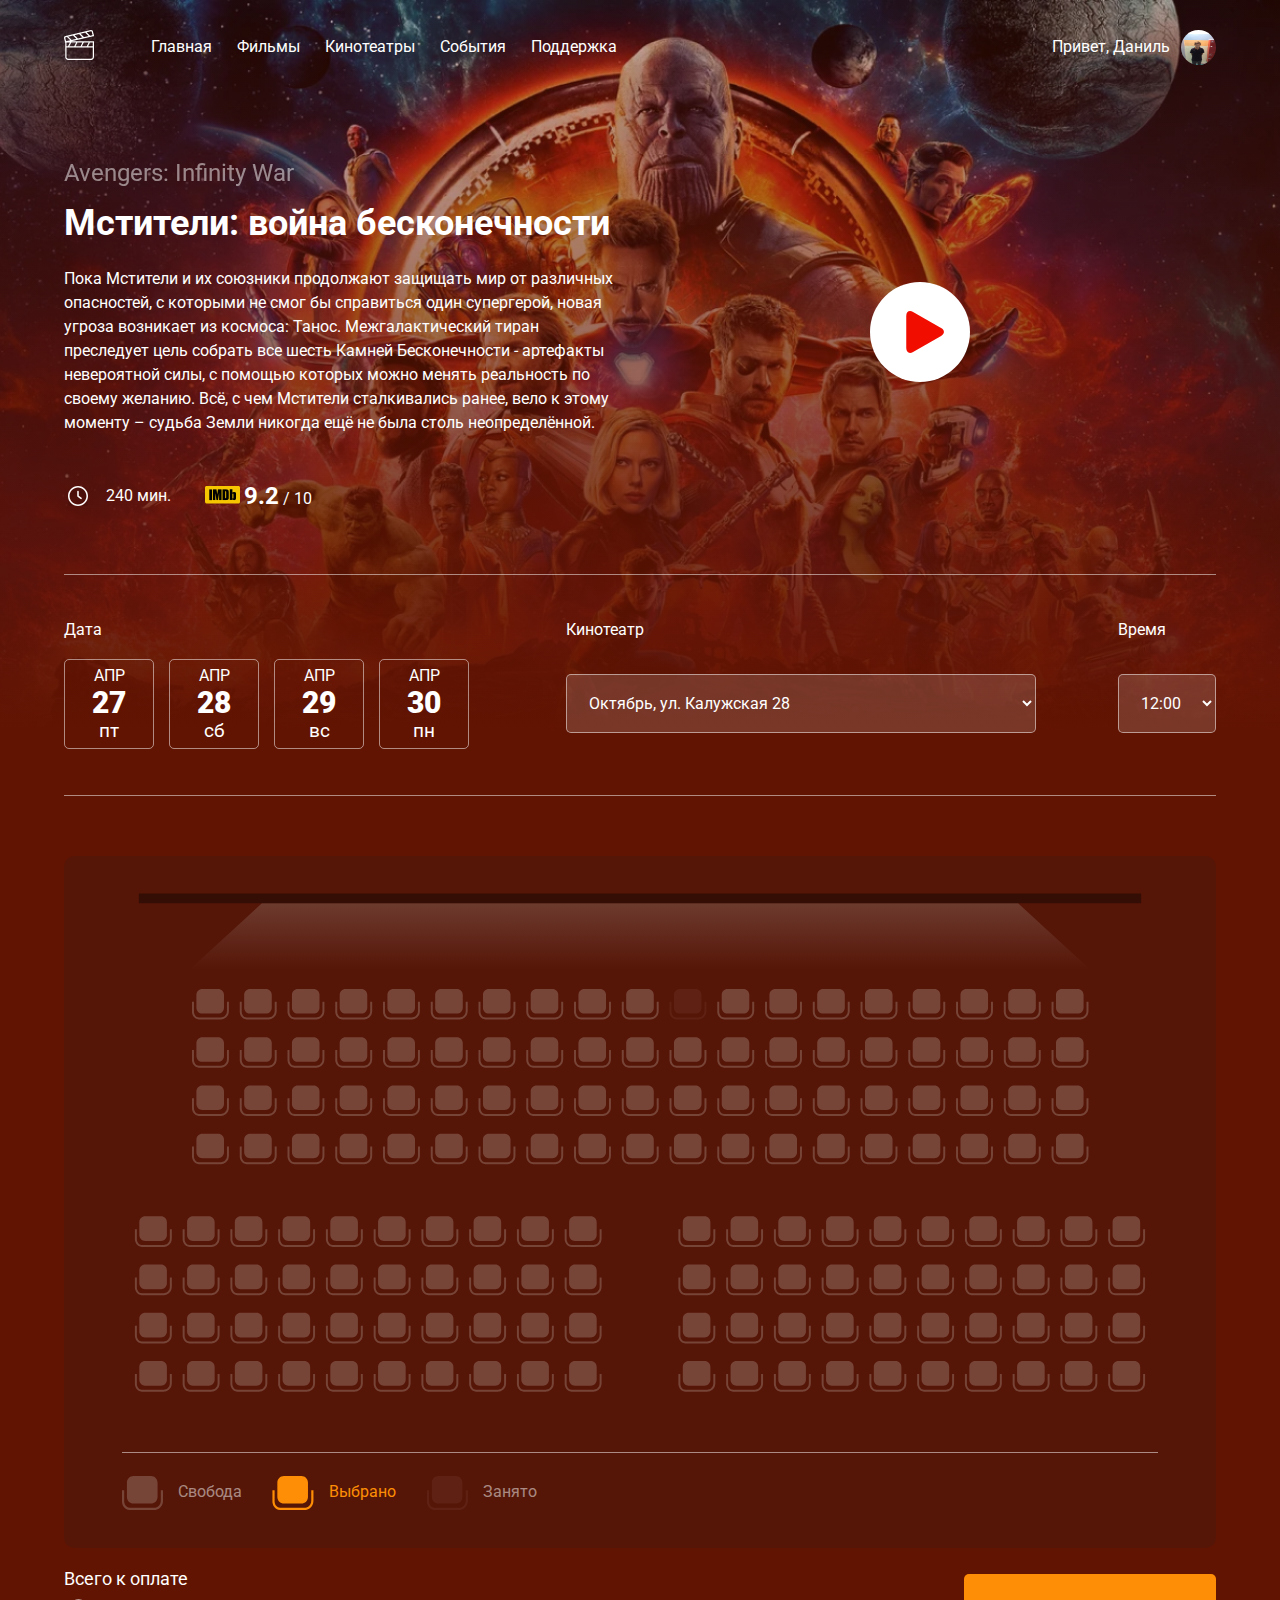
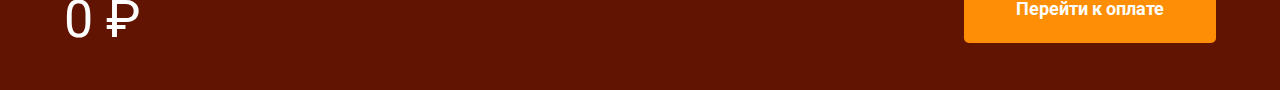
<file: index.html>
<!DOCTYPE html>
<html lang="ru">
    <head>
        <meta charset="UTF-8">
        <meta http-equiv="X-UA-Compatible" content="IE=edge">
        <meta name="viewport" content="width=device-width, initial-scale=1.0">
        <title>Кинотеатр</title>
        <link rel="preconnect" href="https://fonts.googleapis.com">
        <link rel="preconnect" href="https://fonts.gstatic.com" crossorigin>
        <link href="https://fonts.googleapis.com/css2?family=Roboto:wght@400;700&display=swap" rel="stylesheet">
        <link rel="stylesheet" href="css/normalize.css" type="text/css">
        <link rel="stylesheet" href="https://cdn.jsdelivr.net/npm/@fancyapps/ui@4.0/dist/fancybox.css" type="text/css">
        <link rel="stylesheet" href="css/css.css" type="text/css">
    </head>

    <body>
        <header class="header">
           <div class="navbar container">
                <a href="/">
                    <img src="img/logo.png" alt="logo">
                </a>
                <nav class="nav">
                    <button class="m-menu">
                        <svg width="23" height="15" viewBox="0 0 23 15" fill="none" xmlns="http://www.w3.org/2000/svg">
                        <g filter="url(#filter0_d_25_161)">
                        <line x1="4" y1="0.5" x2="19" y2="0.5" stroke="white"/>
                        <line x1="4" y1="3.5" x2="19" y2="3.5" stroke="white"/>
                        <line x1="4" y1="6.5" x2="19" y2="6.5" stroke="white"/>
                        </g>
                        <defs>
                        <filter id="filter0_d_25_161" x="0" y="0" width="23" height="15" filterUnits="userSpaceOnUse" color-interpolation-filters="sRGB">
                        <feFlood flood-opacity="0" result="BackgroundImageFix"/>
                        <feColorMatrix in="SourceAlpha" type="matrix" values="0 0 0 0 0 0 0 0 0 0 0 0 0 0 0 0 0 0 127 0" result="hardAlpha"/>
                        <feOffset dy="4"/>
                        <feGaussianBlur stdDeviation="2"/>
                        <feComposite in2="hardAlpha" operator="out"/>
                        <feColorMatrix type="matrix" values="0 0 0 0 0 0 0 0 0 0 0 0 0 0 0 0 0 0 0.25 0"/>
                        <feBlend mode="normal" in2="BackgroundImageFix" result="effect1_dropShadow_25_161"/>
                        <feBlend mode="normal" in="SourceGraphic" in2="effect1_dropShadow_25_161" result="shape"/>
                        </filter>
                        </defs>
                        </svg>                            
                    </button>
                    <ul class="menu">
                        <li class="menu-item">
                            <a href="#" class="menu-link">Главная</a>
                        </li>
                        <li class="menu-item">
                            <a href="#" class="menu-link">Фильмы</a>
                        </li>
                        <li class="menu-item">
                            <a href="#" class="menu-link">Кинотеатры</a>
                        </li>
                        <li class="menu-item">
                            <a href="#" class="menu-link">События</a>
                        </li>
                        <li class="menu-item">
                            <a href="#" class="menu-link">Поддержка</a>
                        </li>
                    </ul>
                </nav>
                <div class="user">
                    <span class="">Привет, Даниль</span>
                    <img class="avatar" src="img/avatar.jpg" alt="">
                </div>
           </div>
           <!-- /.navbar -->
           <div class="film container">
               <div class="film-info">
                   <small class="film-title-small">Avengers: Infinity War</small>
                   <h1 class="film-title">Мстители: война бесконечности</h1>
                   <p class="film-description">
                    Пока Мстители и их союзники продолжают защищать мир от различных опасностей, с которыми не смог бы справиться один супергерой, новая угроза возникает из космоса: Танос. Межгалактический тиран преследует цель собрать все шесть Камней Бесконечности - артефакты невероятной силы, с помощью которых можно менять реальность по своему желанию. Всё, с чем Мстители сталкивались ранее, вело к этому моменту – судьба Земли никогда ещё не была столь неопределённой.
                   </p>
                   <div class="film-details">
                       <div class="time">
                           <img src="img/clock 1.svg" alt="" class="time-icon">
                            <span class="time-counter">240 мин.</span>
                        </div>
                       <div class="rating">
                           <img src="img/imdb.png" alt="imdb-logo" class="rating-icon">
                            <span class="rating-counter">
                                <strong class="rating-strong">9.2</strong> / 10
                            </span>
                        </div>
                   </div>
                   <!-- /.film-details -->
                   <div class="film-trailer">
                </div>
            </div>
            <a data-fancybox="video-gallery" data-src="https://www.youtube.com/watch?v=UsnDPok1ZOU" href="#" class="film-trailer">
                <svg width="100" height="100" viewBox="0 0 100 100" fill="none" xmlns="http://www.w3.org/2000/svg">
                <circle cx="50" cy="50" r="50" fill="white"/>
                <g clip-path="url(#clip0_1_158)">
                <path d="M43.0758 30.0033C39.3071 27.8416 36.2518 29.6125 36.2518 33.9556V66.0059C36.2518 70.3533 39.3071 72.1219 43.0758 69.9623L71.0893 53.8967C74.8592 51.7342 74.8592 48.2306 71.0893 46.0686L43.0758 30.0033Z" fill="#F20D01"/>
                </g>
                <defs>
                <clipPath id="clip0_1_158">
                <rect width="41.8013" height="41.8013" fill="white" transform="translate(34.1837 29.0816)"/>
                </clipPath>
                </defs>
                </svg>
            </a>
           </div>
           <!-- /.film -->
           <div class="session container">
                <div class="session-date">
                    <span class="session-label">Дата</span>
                    <div class="session-date-block">
                        <div class="session-date-item">
                            <span class="session-month">АПР</span>
                            <span class="session-day">27</span>
                            <span class="session-week">пт</span>
                        </div>
                        <div class="session-date-item">
                            <span class="session-month">АПР</span>
                            <span class="session-day">28</span>
                            <span class="session-week">сб</span>
                        </div>
                        <div class="session-date-item">
                            <span class="session-month">АПР</span>
                            <span class="session-day">29</span>
                            <span class="session-week">вс</span>
                        </div>
                        <div class="session-date-item">
                            <span class="session-month">АПР</span>
                            <span class="session-day">30</span>
                            <span class="session-week">пн</span>
                        </div>
                    </div>
                </div>
                <div class="session-cinema">
                    <span class="session-label">Кинотеатр</span>
                    <select class="select select-cinema" name="cinema">
                        <option value="Октябрь, ул. Калужская 28">Октябрь, ул. Калужская 28</option>
                        <option value="IMAX, ул. Ленина 12">IMAX, ул. Ленина 12</option>
                        <option value="CINEMAMOOL, ул. Хороводная 5">CINEMAMOOL, ул. Хороводная 5</option>
                    </select>
                </div>
                <div class="session-time">
                    <span class="session-label">Время</span>
                    <select class="select" name="cinema">
                        <option value="12:00">12:00</option>
                        <option value="16:30">16:30</option>
                        <option value="17:25">17:25</option>
                    </select>
                </div>
           </div>
        </header>
        <div class="scheme container">
            <svg class="scheme-svg" viewBox="0 0 1170 600" fill="none" xmlns="http://www.w3.org/2000/svg">
                <path class="light" d="M128 115L201.04 48H968.96L1042 115H128Z" fill="url(#paint0_linear_13_374)"/>
                <line x1="76" y1="43" x2="1094" y2="43" stroke="black" stroke-opacity="0.39" stroke-width="10"/>
                <path d="M130 158.5C130 158.526 130.001 158.551 130.003 158.577C130.096 159.791 130.537 161.596 131.588 163.128C132.666 164.699 134.409 166 137 166H159.5C159.524 166 159.548 165.999 159.571 165.997C160.899 165.903 162.851 165.373 164.496 164.072C166.181 162.738 167.5 160.622 167.5 157.5V148H165.5V157.5C165.5 159.978 164.486 161.529 163.254 162.503C161.996 163.499 160.469 163.921 159.463 164H137C135.191 164 134.018 163.134 133.237 161.997C132.44 160.835 132.08 159.413 132 158.46V148H130V158.5ZM156.5 135H140.5C137.186 135 134.5 137.686 134.5 141V154C134.5 157.314 137.186 160 140.5 160H156.5C159.814 160 162.5 157.314 162.5 154V141C162.5 137.686 159.814 135 156.5 135Z" />
                <path d="M178.5 158.5C178.5 158.526 178.501 158.551 178.503 158.577C178.596 159.791 179.037 161.596 180.088 163.128C181.166 164.699 182.909 166 185.5 166H208C208.024 166 208.048 165.999 208.071 165.997C209.399 165.903 211.351 165.373 212.996 164.072C214.681 162.738 216 160.622 216 157.5V148H214V157.5C214 159.978 212.986 161.529 211.754 162.503C210.496 163.499 208.969 163.921 207.963 164H185.5C183.691 164 182.518 163.134 181.737 161.997C180.94 160.835 180.58 159.413 180.5 158.46V148H178.5V158.5ZM205 135H189C185.686 135 183 137.686 183 141V154C183 157.314 185.686 160 189 160H205C208.314 160 211 157.314 211 154V141C211 137.686 208.314 135 205 135Z" />
                <path d="M227 158.5C227 158.526 227.001 158.551 227.003 158.577C227.096 159.791 227.537 161.596 228.588 163.128C229.666 164.699 231.409 166 234 166H256.5C256.524 166 256.548 165.999 256.571 165.997C257.899 165.903 259.851 165.373 261.496 164.072C263.181 162.738 264.5 160.622 264.5 157.5V148H262.5V157.5C262.5 159.978 261.486 161.529 260.254 162.503C258.996 163.499 257.469 163.921 256.463 164H234C232.191 164 231.018 163.134 230.237 161.997C229.44 160.835 229.08 159.413 229 158.46V148H227V158.5ZM253.5 135H237.5C234.186 135 231.5 137.686 231.5 141V154C231.5 157.314 234.186 160 237.5 160H253.5C256.814 160 259.5 157.314 259.5 154V141C259.5 137.686 256.814 135 253.5 135Z" />
                <path d="M275.5 158.5C275.5 158.526 275.501 158.551 275.503 158.577C275.596 159.791 276.037 161.596 277.088 163.128C278.166 164.699 279.909 166 282.5 166H305C305.024 166 305.048 165.999 305.071 165.997C306.399 165.903 308.351 165.373 309.996 164.072C311.681 162.738 313 160.622 313 157.5V148H311V157.5C311 159.978 309.986 161.529 308.754 162.503C307.496 163.499 305.969 163.921 304.963 164H282.5C280.691 164 279.518 163.134 278.737 161.997C277.94 160.835 277.58 159.413 277.5 158.46V148H275.5V158.5ZM302 135H286C282.686 135 280 137.686 280 141V154C280 157.314 282.686 160 286 160H302C305.314 160 308 157.314 308 154V141C308 137.686 305.314 135 302 135Z" />
                <path d="M324 158.5C324 158.526 324.001 158.551 324.003 158.577C324.096 159.791 324.537 161.596 325.588 163.128C326.666 164.699 328.409 166 331 166H353.5C353.524 166 353.548 165.999 353.571 165.997C354.899 165.903 356.851 165.373 358.496 164.072C360.181 162.738 361.5 160.622 361.5 157.5V148H359.5V157.5C359.5 159.978 358.486 161.529 357.254 162.503C355.996 163.499 354.469 163.921 353.463 164H331C329.191 164 328.018 163.134 327.237 161.997C326.44 160.835 326.08 159.413 326 158.46V148H324V158.5ZM350.5 135H334.5C331.186 135 328.5 137.686 328.5 141V154C328.5 157.314 331.186 160 334.5 160H350.5C353.814 160 356.5 157.314 356.5 154V141C356.5 137.686 353.814 135 350.5 135Z" />
                <path d="M372.5 158.5C372.5 158.526 372.501 158.551 372.503 158.577C372.596 159.791 373.037 161.596 374.088 163.128C375.166 164.699 376.909 166 379.5 166H402C402.024 166 402.048 165.999 402.071 165.997C403.399 165.903 405.351 165.373 406.996 164.072C408.681 162.738 410 160.622 410 157.5V148H408V157.5C408 159.978 406.986 161.529 405.754 162.503C404.496 163.499 402.969 163.921 401.963 164H379.5C377.691 164 376.518 163.134 375.737 161.997C374.94 160.835 374.58 159.413 374.5 158.46V148H372.5V158.5ZM399 135H383C379.686 135 377 137.686 377 141V154C377 157.314 379.686 160 383 160H399C402.314 160 405 157.314 405 154V141C405 137.686 402.314 135 399 135Z" />
                <path d="M421 158.5C421 158.526 421.001 158.551 421.003 158.577C421.096 159.791 421.537 161.596 422.588 163.128C423.666 164.699 425.409 166 428 166H450.5C450.524 166 450.548 165.999 450.571 165.997C451.899 165.903 453.851 165.373 455.496 164.072C457.181 162.738 458.5 160.622 458.5 157.5V148H456.5V157.5C456.5 159.978 455.486 161.529 454.254 162.503C452.996 163.499 451.469 163.921 450.463 164H428C426.191 164 425.018 163.134 424.237 161.997C423.44 160.835 423.08 159.413 423 158.46V148H421V158.5ZM447.5 135H431.5C428.186 135 425.5 137.686 425.5 141V154C425.5 157.314 428.186 160 431.5 160H447.5C450.814 160 453.5 157.314 453.5 154V141C453.5 137.686 450.814 135 447.5 135Z" />
                <path d="M469.5 158.5C469.5 158.526 469.501 158.551 469.503 158.577C469.596 159.791 470.037 161.596 471.088 163.128C472.166 164.699 473.909 166 476.5 166H499C499.024 166 499.048 165.999 499.071 165.997C500.399 165.903 502.351 165.373 503.996 164.072C505.681 162.738 507 160.622 507 157.5V148H505V157.5C505 159.978 503.986 161.529 502.754 162.503C501.496 163.499 499.969 163.921 498.963 164H476.5C474.691 164 473.518 163.134 472.737 161.997C471.94 160.835 471.58 159.413 471.5 158.46V148H469.5V158.5ZM496 135H480C476.686 135 474 137.686 474 141V154C474 157.314 476.686 160 480 160H496C499.314 160 502 157.314 502 154V141C502 137.686 499.314 135 496 135Z" />
                <path d="M518 158.5C518 158.526 518.001 158.551 518.003 158.577C518.096 159.791 518.537 161.596 519.588 163.128C520.666 164.699 522.409 166 525 166H547.5C547.524 166 547.548 165.999 547.571 165.997C548.899 165.903 550.851 165.373 552.496 164.072C554.181 162.738 555.5 160.622 555.5 157.5V148H553.5V157.5C553.5 159.978 552.486 161.529 551.254 162.503C549.996 163.499 548.469 163.921 547.463 164H525C523.191 164 522.018 163.134 521.237 161.997C520.44 160.835 520.08 159.413 520 158.46V148H518V158.5ZM544.5 135H528.5C525.186 135 522.5 137.686 522.5 141V154C522.5 157.314 525.186 160 528.5 160H544.5C547.814 160 550.5 157.314 550.5 154V141C550.5 137.686 547.814 135 544.5 135Z" />
                <path d="M566.5 158.5C566.5 158.526 566.501 158.551 566.503 158.577C566.596 159.791 567.037 161.596 568.088 163.128C569.166 164.699 570.909 166 573.5 166H596C596.024 166 596.048 165.999 596.071 165.997C597.399 165.903 599.351 165.373 600.996 164.072C602.681 162.738 604 160.622 604 157.5V148H602V157.5C602 159.978 600.986 161.529 599.754 162.503C598.496 163.499 596.969 163.921 595.963 164H573.5C571.691 164 570.518 163.134 569.737 161.997C568.94 160.835 568.58 159.413 568.5 158.46V148H566.5V158.5ZM593 135H577C573.686 135 571 137.686 571 141V154C571 157.314 573.686 160 577 160H593C596.314 160 599 157.314 599 154V141C599 137.686 596.314 135 593 135Z" />
                <path class="booked" d="M615 158.5C615 158.526 615.001 158.551 615.003 158.577C615.096 159.791 615.537 161.596 616.588 163.128C617.666 164.699 619.409 166 622 166H644.5C644.524 166 644.548 165.999 644.571 165.997C645.899 165.903 647.851 165.373 649.496 164.072C651.181 162.738 652.5 160.622 652.5 157.5V148H650.5V157.5C650.5 159.978 649.486 161.529 648.254 162.503C646.996 163.499 645.469 163.921 644.463 164H622C620.191 164 619.018 163.134 618.237 161.997C617.44 160.835 617.08 159.413 617 158.46V148H615V158.5ZM641.5 135H625.5C622.186 135 619.5 137.686 619.5 141V154C619.5 157.314 622.186 160 625.5 160H641.5C644.814 160 647.5 157.314 647.5 154V141C647.5 137.686 644.814 135 641.5 135Z" />
                <path d="M663.5 158.5C663.5 158.526 663.501 158.551 663.503 158.577C663.596 159.791 664.037 161.596 665.088 163.128C666.166 164.699 667.909 166 670.5 166H693C693.024 166 693.048 165.999 693.071 165.997C694.399 165.903 696.351 165.373 697.996 164.072C699.681 162.738 701 160.622 701 157.5V148H699V157.5C699 159.978 697.986 161.529 696.754 162.503C695.496 163.499 693.969 163.921 692.963 164H670.5C668.691 164 667.518 163.134 666.737 161.997C665.94 160.835 665.58 159.413 665.5 158.46V148H663.5V158.5ZM690 135H674C670.686 135 668 137.686 668 141V154C668 157.314 670.686 160 674 160H690C693.314 160 696 157.314 696 154V141C696 137.686 693.314 135 690 135Z" />
                <path d="M712 158.5C712 158.526 712.001 158.551 712.003 158.577C712.096 159.791 712.537 161.596 713.588 163.128C714.666 164.699 716.409 166 719 166H741.5C741.524 166 741.548 165.999 741.571 165.997C742.899 165.903 744.851 165.373 746.496 164.072C748.181 162.738 749.5 160.622 749.5 157.5V148H747.5V157.5C747.5 159.978 746.486 161.529 745.254 162.503C743.996 163.499 742.469 163.921 741.463 164H719C717.191 164 716.018 163.134 715.237 161.997C714.44 160.835 714.08 159.413 714 158.46V148H712V158.5ZM738.5 135H722.5C719.186 135 716.5 137.686 716.5 141V154C716.5 157.314 719.186 160 722.5 160H738.5C741.814 160 744.5 157.314 744.5 154V141C744.5 137.686 741.814 135 738.5 135Z" />
                <path d="M760.5 158.5C760.5 158.526 760.501 158.551 760.503 158.577C760.596 159.791 761.037 161.596 762.088 163.128C763.166 164.699 764.909 166 767.5 166H790C790.024 166 790.048 165.999 790.071 165.997C791.399 165.903 793.351 165.373 794.996 164.072C796.681 162.738 798 160.622 798 157.5V148H796V157.5C796 159.978 794.986 161.529 793.754 162.503C792.496 163.499 790.969 163.921 789.963 164H767.5C765.691 164 764.518 163.134 763.737 161.997C762.94 160.835 762.58 159.413 762.5 158.46V148H760.5V158.5ZM787 135H771C767.686 135 765 137.686 765 141V154C765 157.314 767.686 160 771 160H787C790.314 160 793 157.314 793 154V141C793 137.686 790.314 135 787 135Z" />
                <path d="M809 158.5C809 158.526 809.001 158.551 809.003 158.577C809.096 159.791 809.537 161.596 810.588 163.128C811.666 164.699 813.409 166 816 166H838.5C838.524 166 838.548 165.999 838.571 165.997C839.899 165.903 841.851 165.373 843.496 164.072C845.181 162.738 846.5 160.622 846.5 157.5V148H844.5V157.5C844.5 159.978 843.486 161.529 842.254 162.503C840.996 163.499 839.469 163.921 838.463 164H816C814.191 164 813.018 163.134 812.237 161.997C811.44 160.835 811.08 159.413 811 158.46V148H809V158.5ZM835.5 135H819.5C816.186 135 813.5 137.686 813.5 141V154C813.5 157.314 816.186 160 819.5 160H835.5C838.814 160 841.5 157.314 841.5 154V141C841.5 137.686 838.814 135 835.5 135Z" />
                <path d="M857.5 158.5C857.5 158.526 857.501 158.551 857.503 158.577C857.596 159.791 858.037 161.596 859.088 163.128C860.166 164.699 861.909 166 864.5 166H887C887.024 166 887.048 165.999 887.071 165.997C888.399 165.903 890.351 165.373 891.996 164.072C893.681 162.738 895 160.622 895 157.5V148H893V157.5C893 159.978 891.986 161.529 890.754 162.503C889.496 163.499 887.969 163.921 886.963 164H864.5C862.691 164 861.518 163.134 860.737 161.997C859.94 160.835 859.58 159.413 859.5 158.46V148H857.5V158.5ZM884 135H868C864.686 135 862 137.686 862 141V154C862 157.314 864.686 160 868 160H884C887.314 160 890 157.314 890 154V141C890 137.686 887.314 135 884 135Z" />
                <path d="M906 158.5C906 158.526 906.001 158.551 906.003 158.577C906.096 159.791 906.537 161.596 907.588 163.128C908.666 164.699 910.409 166 913 166H935.5C935.524 166 935.548 165.999 935.571 165.997C936.899 165.903 938.851 165.373 940.496 164.072C942.181 162.738 943.5 160.622 943.5 157.5V148H941.5V157.5C941.5 159.978 940.486 161.529 939.254 162.503C937.996 163.499 936.469 163.921 935.463 164H913C911.191 164 910.018 163.134 909.237 161.997C908.44 160.835 908.08 159.413 908 158.46V148H906V158.5ZM932.5 135H916.5C913.186 135 910.5 137.686 910.5 141V154C910.5 157.314 913.186 160 916.5 160H932.5C935.814 160 938.5 157.314 938.5 154V141C938.5 137.686 935.814 135 932.5 135Z" />
                <path d="M954.5 158.5C954.5 158.526 954.501 158.551 954.503 158.577C954.596 159.791 955.037 161.596 956.088 163.128C957.166 164.699 958.909 166 961.5 166H984C984.024 166 984.048 165.999 984.071 165.997C985.399 165.903 987.351 165.373 988.996 164.072C990.681 162.738 992 160.622 992 157.5V148H990V157.5C990 159.978 988.986 161.529 987.754 162.503C986.496 163.499 984.969 163.921 983.963 164H961.5C959.691 164 958.518 163.134 957.737 161.997C956.94 160.835 956.58 159.413 956.5 158.46V148H954.5V158.5ZM981 135H965C961.686 135 959 137.686 959 141V154C959 157.314 961.686 160 965 160H981C984.314 160 987 157.314 987 154V141C987 137.686 984.314 135 981 135Z" />
                <path d="M1003 158.5C1003 158.526 1003 158.551 1003 158.577C1003.1 159.791 1003.54 161.596 1004.59 163.128C1005.67 164.699 1007.41 166 1010 166H1032.5C1032.52 166 1032.55 165.999 1032.57 165.997C1033.9 165.903 1035.85 165.373 1037.5 164.072C1039.18 162.738 1040.5 160.622 1040.5 157.5V148H1038.5V157.5C1038.5 159.978 1037.49 161.529 1036.25 162.503C1035 163.499 1033.47 163.921 1032.46 164H1010C1008.19 164 1007.02 163.134 1006.24 161.997C1005.44 160.835 1005.08 159.413 1005 158.46V148H1003V158.5ZM1029.5 135H1013.5C1010.19 135 1007.5 137.686 1007.5 141V154C1007.5 157.314 1010.19 160 1013.5 160H1029.5C1032.81 160 1035.5 157.314 1035.5 154V141C1035.5 137.686 1032.81 135 1029.5 135Z" />
                <path d="M130 207.5C130 207.526 130.001 207.551 130.003 207.577C130.096 208.791 130.537 210.596 131.588 212.128C132.666 213.699 134.409 215 137 215H159.5C159.524 215 159.548 214.999 159.571 214.997C160.899 214.903 162.851 214.373 164.496 213.072C166.181 211.738 167.5 209.622 167.5 206.5V197H165.5V206.5C165.5 208.978 164.486 210.529 163.254 211.503C161.996 212.499 160.469 212.921 159.463 213H137C135.191 213 134.018 212.134 133.237 210.997C132.44 209.835 132.08 208.413 132 207.46V197H130V207.5ZM156.5 184H140.5C137.186 184 134.5 186.686 134.5 190V203C134.5 206.314 137.186 209 140.5 209H156.5C159.814 209 162.5 206.314 162.5 203V190C162.5 186.686 159.814 184 156.5 184Z" />
                <path d="M178.5 207.5C178.5 207.526 178.501 207.551 178.503 207.577C178.596 208.791 179.037 210.596 180.088 212.128C181.166 213.699 182.909 215 185.5 215H208C208.024 215 208.048 214.999 208.071 214.997C209.399 214.903 211.351 214.373 212.996 213.072C214.681 211.738 216 209.622 216 206.5V197H214V206.5C214 208.978 212.986 210.529 211.754 211.503C210.496 212.499 208.969 212.921 207.963 213H185.5C183.691 213 182.518 212.134 181.737 210.997C180.94 209.835 180.58 208.413 180.5 207.46V197H178.5V207.5ZM205 184H189C185.686 184 183 186.686 183 190V203C183 206.314 185.686 209 189 209H205C208.314 209 211 206.314 211 203V190C211 186.686 208.314 184 205 184Z" />
                <path d="M227 207.5C227 207.526 227.001 207.551 227.003 207.577C227.096 208.791 227.537 210.596 228.588 212.128C229.666 213.699 231.409 215 234 215H256.5C256.524 215 256.548 214.999 256.571 214.997C257.899 214.903 259.851 214.373 261.496 213.072C263.181 211.738 264.5 209.622 264.5 206.5V197H262.5V206.5C262.5 208.978 261.486 210.529 260.254 211.503C258.996 212.499 257.469 212.921 256.463 213H234C232.191 213 231.018 212.134 230.237 210.997C229.44 209.835 229.08 208.413 229 207.46V197H227V207.5ZM253.5 184H237.5C234.186 184 231.5 186.686 231.5 190V203C231.5 206.314 234.186 209 237.5 209H253.5C256.814 209 259.5 206.314 259.5 203V190C259.5 186.686 256.814 184 253.5 184Z" />
                <path d="M275.5 207.5C275.5 207.526 275.501 207.551 275.503 207.577C275.596 208.791 276.037 210.596 277.088 212.128C278.166 213.699 279.909 215 282.5 215H305C305.024 215 305.048 214.999 305.071 214.997C306.399 214.903 308.351 214.373 309.996 213.072C311.681 211.738 313 209.622 313 206.5V197H311V206.5C311 208.978 309.986 210.529 308.754 211.503C307.496 212.499 305.969 212.921 304.963 213H282.5C280.691 213 279.518 212.134 278.737 210.997C277.94 209.835 277.58 208.413 277.5 207.46V197H275.5V207.5ZM302 184H286C282.686 184 280 186.686 280 190V203C280 206.314 282.686 209 286 209H302C305.314 209 308 206.314 308 203V190C308 186.686 305.314 184 302 184Z" />
                <path d="M324 207.5C324 207.526 324.001 207.551 324.003 207.577C324.096 208.791 324.537 210.596 325.588 212.128C326.666 213.699 328.409 215 331 215H353.5C353.524 215 353.548 214.999 353.571 214.997C354.899 214.903 356.851 214.373 358.496 213.072C360.181 211.738 361.5 209.622 361.5 206.5V197H359.5V206.5C359.5 208.978 358.486 210.529 357.254 211.503C355.996 212.499 354.469 212.921 353.463 213H331C329.191 213 328.018 212.134 327.237 210.997C326.44 209.835 326.08 208.413 326 207.46V197H324V207.5ZM350.5 184H334.5C331.186 184 328.5 186.686 328.5 190V203C328.5 206.314 331.186 209 334.5 209H350.5C353.814 209 356.5 206.314 356.5 203V190C356.5 186.686 353.814 184 350.5 184Z" />
                <path d="M372.5 207.5C372.5 207.526 372.501 207.551 372.503 207.577C372.596 208.791 373.037 210.596 374.088 212.128C375.166 213.699 376.909 215 379.5 215H402C402.024 215 402.048 214.999 402.071 214.997C403.399 214.903 405.351 214.373 406.996 213.072C408.681 211.738 410 209.622 410 206.5V197H408V206.5C408 208.978 406.986 210.529 405.754 211.503C404.496 212.499 402.969 212.921 401.963 213H379.5C377.691 213 376.518 212.134 375.737 210.997C374.94 209.835 374.58 208.413 374.5 207.46V197H372.5V207.5ZM399 184H383C379.686 184 377 186.686 377 190V203C377 206.314 379.686 209 383 209H399C402.314 209 405 206.314 405 203V190C405 186.686 402.314 184 399 184Z" />
                <path d="M421 207.5C421 207.526 421.001 207.551 421.003 207.577C421.096 208.791 421.537 210.596 422.588 212.128C423.666 213.699 425.409 215 428 215H450.5C450.524 215 450.548 214.999 450.571 214.997C451.899 214.903 453.851 214.373 455.496 213.072C457.181 211.738 458.5 209.622 458.5 206.5V197H456.5V206.5C456.5 208.978 455.486 210.529 454.254 211.503C452.996 212.499 451.469 212.921 450.463 213H428C426.191 213 425.018 212.134 424.237 210.997C423.44 209.835 423.08 208.413 423 207.46V197H421V207.5ZM447.5 184H431.5C428.186 184 425.5 186.686 425.5 190V203C425.5 206.314 428.186 209 431.5 209H447.5C450.814 209 453.5 206.314 453.5 203V190C453.5 186.686 450.814 184 447.5 184Z" />
                <path d="M469.5 207.5C469.5 207.526 469.501 207.551 469.503 207.577C469.596 208.791 470.037 210.596 471.088 212.128C472.166 213.699 473.909 215 476.5 215H499C499.024 215 499.048 214.999 499.071 214.997C500.399 214.903 502.351 214.373 503.996 213.072C505.681 211.738 507 209.622 507 206.5V197H505V206.5C505 208.978 503.986 210.529 502.754 211.503C501.496 212.499 499.969 212.921 498.963 213H476.5C474.691 213 473.518 212.134 472.737 210.997C471.94 209.835 471.58 208.413 471.5 207.46V197H469.5V207.5ZM496 184H480C476.686 184 474 186.686 474 190V203C474 206.314 476.686 209 480 209H496C499.314 209 502 206.314 502 203V190C502 186.686 499.314 184 496 184Z" />
                <path d="M518 207.5C518 207.526 518.001 207.551 518.003 207.577C518.096 208.791 518.537 210.596 519.588 212.128C520.666 213.699 522.409 215 525 215H547.5C547.524 215 547.548 214.999 547.571 214.997C548.899 214.903 550.851 214.373 552.496 213.072C554.181 211.738 555.5 209.622 555.5 206.5V197H553.5V206.5C553.5 208.978 552.486 210.529 551.254 211.503C549.996 212.499 548.469 212.921 547.463 213H525C523.191 213 522.018 212.134 521.237 210.997C520.44 209.835 520.08 208.413 520 207.46V197H518V207.5ZM544.5 184H528.5C525.186 184 522.5 186.686 522.5 190V203C522.5 206.314 525.186 209 528.5 209H544.5C547.814 209 550.5 206.314 550.5 203V190C550.5 186.686 547.814 184 544.5 184Z" />
                <path d="M566.5 207.5C566.5 207.526 566.501 207.551 566.503 207.577C566.596 208.791 567.037 210.596 568.088 212.128C569.166 213.699 570.909 215 573.5 215H596C596.024 215 596.048 214.999 596.071 214.997C597.399 214.903 599.351 214.373 600.996 213.072C602.681 211.738 604 209.622 604 206.5V197H602V206.5C602 208.978 600.986 210.529 599.754 211.503C598.496 212.499 596.969 212.921 595.963 213H573.5C571.691 213 570.518 212.134 569.737 210.997C568.94 209.835 568.58 208.413 568.5 207.46V197H566.5V207.5ZM593 184H577C573.686 184 571 186.686 571 190V203C571 206.314 573.686 209 577 209H593C596.314 209 599 206.314 599 203V190C599 186.686 596.314 184 593 184Z" />
                <path d="M615 207.5C615 207.526 615.001 207.551 615.003 207.577C615.096 208.791 615.537 210.596 616.588 212.128C617.666 213.699 619.409 215 622 215H644.5C644.524 215 644.548 214.999 644.571 214.997C645.899 214.903 647.851 214.373 649.496 213.072C651.181 211.738 652.5 209.622 652.5 206.5V197H650.5V206.5C650.5 208.978 649.486 210.529 648.254 211.503C646.996 212.499 645.469 212.921 644.463 213H622C620.191 213 619.018 212.134 618.237 210.997C617.44 209.835 617.08 208.413 617 207.46V197H615V207.5ZM641.5 184H625.5C622.186 184 619.5 186.686 619.5 190V203C619.5 206.314 622.186 209 625.5 209H641.5C644.814 209 647.5 206.314 647.5 203V190C647.5 186.686 644.814 184 641.5 184Z" />
                <path d="M663.5 207.5C663.5 207.526 663.501 207.551 663.503 207.577C663.596 208.791 664.037 210.596 665.088 212.128C666.166 213.699 667.909 215 670.5 215H693C693.024 215 693.048 214.999 693.071 214.997C694.399 214.903 696.351 214.373 697.996 213.072C699.681 211.738 701 209.622 701 206.5V197H699V206.5C699 208.978 697.986 210.529 696.754 211.503C695.496 212.499 693.969 212.921 692.963 213H670.5C668.691 213 667.518 212.134 666.737 210.997C665.94 209.835 665.58 208.413 665.5 207.46V197H663.5V207.5ZM690 184H674C670.686 184 668 186.686 668 190V203C668 206.314 670.686 209 674 209H690C693.314 209 696 206.314 696 203V190C696 186.686 693.314 184 690 184Z" />
                <path d="M712 207.5C712 207.526 712.001 207.551 712.003 207.577C712.096 208.791 712.537 210.596 713.588 212.128C714.666 213.699 716.409 215 719 215H741.5C741.524 215 741.548 214.999 741.571 214.997C742.899 214.903 744.851 214.373 746.496 213.072C748.181 211.738 749.5 209.622 749.5 206.5V197H747.5V206.5C747.5 208.978 746.486 210.529 745.254 211.503C743.996 212.499 742.469 212.921 741.463 213H719C717.191 213 716.018 212.134 715.237 210.997C714.44 209.835 714.08 208.413 714 207.46V197H712V207.5ZM738.5 184H722.5C719.186 184 716.5 186.686 716.5 190V203C716.5 206.314 719.186 209 722.5 209H738.5C741.814 209 744.5 206.314 744.5 203V190C744.5 186.686 741.814 184 738.5 184Z" />
                <path d="M760.5 207.5C760.5 207.526 760.501 207.551 760.503 207.577C760.596 208.791 761.037 210.596 762.088 212.128C763.166 213.699 764.909 215 767.5 215H790C790.024 215 790.048 214.999 790.071 214.997C791.399 214.903 793.351 214.373 794.996 213.072C796.681 211.738 798 209.622 798 206.5V197H796V206.5C796 208.978 794.986 210.529 793.754 211.503C792.496 212.499 790.969 212.921 789.963 213H767.5C765.691 213 764.518 212.134 763.737 210.997C762.94 209.835 762.58 208.413 762.5 207.46V197H760.5V207.5ZM787 184H771C767.686 184 765 186.686 765 190V203C765 206.314 767.686 209 771 209H787C790.314 209 793 206.314 793 203V190C793 186.686 790.314 184 787 184Z" />
                <path d="M809 207.5C809 207.526 809.001 207.551 809.003 207.577C809.096 208.791 809.537 210.596 810.588 212.128C811.666 213.699 813.409 215 816 215H838.5C838.524 215 838.548 214.999 838.571 214.997C839.899 214.903 841.851 214.373 843.496 213.072C845.181 211.738 846.5 209.622 846.5 206.5V197H844.5V206.5C844.5 208.978 843.486 210.529 842.254 211.503C840.996 212.499 839.469 212.921 838.463 213H816C814.191 213 813.018 212.134 812.237 210.997C811.44 209.835 811.08 208.413 811 207.46V197H809V207.5ZM835.5 184H819.5C816.186 184 813.5 186.686 813.5 190V203C813.5 206.314 816.186 209 819.5 209H835.5C838.814 209 841.5 206.314 841.5 203V190C841.5 186.686 838.814 184 835.5 184Z" />
                <path d="M857.5 207.5C857.5 207.526 857.501 207.551 857.503 207.577C857.596 208.791 858.037 210.596 859.088 212.128C860.166 213.699 861.909 215 864.5 215H887C887.024 215 887.048 214.999 887.071 214.997C888.399 214.903 890.351 214.373 891.996 213.072C893.681 211.738 895 209.622 895 206.5V197H893V206.5C893 208.978 891.986 210.529 890.754 211.503C889.496 212.499 887.969 212.921 886.963 213H864.5C862.691 213 861.518 212.134 860.737 210.997C859.94 209.835 859.58 208.413 859.5 207.46V197H857.5V207.5ZM884 184H868C864.686 184 862 186.686 862 190V203C862 206.314 864.686 209 868 209H884C887.314 209 890 206.314 890 203V190C890 186.686 887.314 184 884 184Z" />
                <path d="M906 207.5C906 207.526 906.001 207.551 906.003 207.577C906.096 208.791 906.537 210.596 907.588 212.128C908.666 213.699 910.409 215 913 215H935.5C935.524 215 935.548 214.999 935.571 214.997C936.899 214.903 938.851 214.373 940.496 213.072C942.181 211.738 943.5 209.622 943.5 206.5V197H941.5V206.5C941.5 208.978 940.486 210.529 939.254 211.503C937.996 212.499 936.469 212.921 935.463 213H913C911.191 213 910.018 212.134 909.237 210.997C908.44 209.835 908.08 208.413 908 207.46V197H906V207.5ZM932.5 184H916.5C913.186 184 910.5 186.686 910.5 190V203C910.5 206.314 913.186 209 916.5 209H932.5C935.814 209 938.5 206.314 938.5 203V190C938.5 186.686 935.814 184 932.5 184Z" />
                <path d="M954.5 207.5C954.5 207.526 954.501 207.551 954.503 207.577C954.596 208.791 955.037 210.596 956.088 212.128C957.166 213.699 958.909 215 961.5 215H984C984.024 215 984.048 214.999 984.071 214.997C985.399 214.903 987.351 214.373 988.996 213.072C990.681 211.738 992 209.622 992 206.5V197H990V206.5C990 208.978 988.986 210.529 987.754 211.503C986.496 212.499 984.969 212.921 983.963 213H961.5C959.691 213 958.518 212.134 957.737 210.997C956.94 209.835 956.58 208.413 956.5 207.46V197H954.5V207.5ZM981 184H965C961.686 184 959 186.686 959 190V203C959 206.314 961.686 209 965 209H981C984.314 209 987 206.314 987 203V190C987 186.686 984.314 184 981 184Z" />
                <path d="M1003 207.5C1003 207.526 1003 207.551 1003 207.577C1003.1 208.791 1003.54 210.596 1004.59 212.128C1005.67 213.699 1007.41 215 1010 215H1032.5C1032.52 215 1032.55 214.999 1032.57 214.997C1033.9 214.903 1035.85 214.373 1037.5 213.072C1039.18 211.738 1040.5 209.622 1040.5 206.5V197H1038.5V206.5C1038.5 208.978 1037.49 210.529 1036.25 211.503C1035 212.499 1033.47 212.921 1032.46 213H1010C1008.19 213 1007.02 212.134 1006.24 210.997C1005.44 209.835 1005.08 208.413 1005 207.46V197H1003V207.5ZM1029.5 184H1013.5C1010.19 184 1007.5 186.686 1007.5 190V203C1007.5 206.314 1010.19 209 1013.5 209H1029.5C1032.81 209 1035.5 206.314 1035.5 203V190C1035.5 186.686 1032.81 184 1029.5 184Z" />
                <path d="M130 256.5C130 256.526 130.001 256.551 130.003 256.577C130.096 257.791 130.537 259.596 131.588 261.128C132.666 262.699 134.409 264 137 264H159.5C159.524 264 159.548 263.999 159.571 263.997C160.899 263.903 162.851 263.373 164.496 262.072C166.181 260.738 167.5 258.622 167.5 255.5V246H165.5V255.5C165.5 257.978 164.486 259.529 163.254 260.503C161.996 261.499 160.469 261.921 159.463 262H137C135.191 262 134.018 261.134 133.237 259.997C132.44 258.835 132.08 257.413 132 256.46V246H130V256.5ZM156.5 233H140.5C137.186 233 134.5 235.686 134.5 239V252C134.5 255.314 137.186 258 140.5 258H156.5C159.814 258 162.5 255.314 162.5 252V239C162.5 235.686 159.814 233 156.5 233Z" />
                <path d="M178.5 256.5C178.5 256.526 178.501 256.551 178.503 256.577C178.596 257.791 179.037 259.596 180.088 261.128C181.166 262.699 182.909 264 185.5 264H208C208.024 264 208.048 263.999 208.071 263.997C209.399 263.903 211.351 263.373 212.996 262.072C214.681 260.738 216 258.622 216 255.5V246H214V255.5C214 257.978 212.986 259.529 211.754 260.503C210.496 261.499 208.969 261.921 207.963 262H185.5C183.691 262 182.518 261.134 181.737 259.997C180.94 258.835 180.58 257.413 180.5 256.46V246H178.5V256.5ZM205 233H189C185.686 233 183 235.686 183 239V252C183 255.314 185.686 258 189 258H205C208.314 258 211 255.314 211 252V239C211 235.686 208.314 233 205 233Z" />
                <path d="M227 256.5C227 256.526 227.001 256.551 227.003 256.577C227.096 257.791 227.537 259.596 228.588 261.128C229.666 262.699 231.409 264 234 264H256.5C256.524 264 256.548 263.999 256.571 263.997C257.899 263.903 259.851 263.373 261.496 262.072C263.181 260.738 264.5 258.622 264.5 255.5V246H262.5V255.5C262.5 257.978 261.486 259.529 260.254 260.503C258.996 261.499 257.469 261.921 256.463 262H234C232.191 262 231.018 261.134 230.237 259.997C229.44 258.835 229.08 257.413 229 256.46V246H227V256.5ZM253.5 233H237.5C234.186 233 231.5 235.686 231.5 239V252C231.5 255.314 234.186 258 237.5 258H253.5C256.814 258 259.5 255.314 259.5 252V239C259.5 235.686 256.814 233 253.5 233Z" />
                <path d="M275.5 256.5C275.5 256.526 275.501 256.551 275.503 256.577C275.596 257.791 276.037 259.596 277.088 261.128C278.166 262.699 279.909 264 282.5 264H305C305.024 264 305.048 263.999 305.071 263.997C306.399 263.903 308.351 263.373 309.996 262.072C311.681 260.738 313 258.622 313 255.5V246H311V255.5C311 257.978 309.986 259.529 308.754 260.503C307.496 261.499 305.969 261.921 304.963 262H282.5C280.691 262 279.518 261.134 278.737 259.997C277.94 258.835 277.58 257.413 277.5 256.46V246H275.5V256.5ZM302 233H286C282.686 233 280 235.686 280 239V252C280 255.314 282.686 258 286 258H302C305.314 258 308 255.314 308 252V239C308 235.686 305.314 233 302 233Z" />
                <path d="M324 256.5C324 256.526 324.001 256.551 324.003 256.577C324.096 257.791 324.537 259.596 325.588 261.128C326.666 262.699 328.409 264 331 264H353.5C353.524 264 353.548 263.999 353.571 263.997C354.899 263.903 356.851 263.373 358.496 262.072C360.181 260.738 361.5 258.622 361.5 255.5V246H359.5V255.5C359.5 257.978 358.486 259.529 357.254 260.503C355.996 261.499 354.469 261.921 353.463 262H331C329.191 262 328.018 261.134 327.237 259.997C326.44 258.835 326.08 257.413 326 256.46V246H324V256.5ZM350.5 233H334.5C331.186 233 328.5 235.686 328.5 239V252C328.5 255.314 331.186 258 334.5 258H350.5C353.814 258 356.5 255.314 356.5 252V239C356.5 235.686 353.814 233 350.5 233Z" />
                <path d="M372.5 256.5C372.5 256.526 372.501 256.551 372.503 256.577C372.596 257.791 373.037 259.596 374.088 261.128C375.166 262.699 376.909 264 379.5 264H402C402.024 264 402.048 263.999 402.071 263.997C403.399 263.903 405.351 263.373 406.996 262.072C408.681 260.738 410 258.622 410 255.5V246H408V255.5C408 257.978 406.986 259.529 405.754 260.503C404.496 261.499 402.969 261.921 401.963 262H379.5C377.691 262 376.518 261.134 375.737 259.997C374.94 258.835 374.58 257.413 374.5 256.46V246H372.5V256.5ZM399 233H383C379.686 233 377 235.686 377 239V252C377 255.314 379.686 258 383 258H399C402.314 258 405 255.314 405 252V239C405 235.686 402.314 233 399 233Z" />
                <path d="M421 256.5C421 256.526 421.001 256.551 421.003 256.577C421.096 257.791 421.537 259.596 422.588 261.128C423.666 262.699 425.409 264 428 264H450.5C450.524 264 450.548 263.999 450.571 263.997C451.899 263.903 453.851 263.373 455.496 262.072C457.181 260.738 458.5 258.622 458.5 255.5V246H456.5V255.5C456.5 257.978 455.486 259.529 454.254 260.503C452.996 261.499 451.469 261.921 450.463 262H428C426.191 262 425.018 261.134 424.237 259.997C423.44 258.835 423.08 257.413 423 256.46V246H421V256.5ZM447.5 233H431.5C428.186 233 425.5 235.686 425.5 239V252C425.5 255.314 428.186 258 431.5 258H447.5C450.814 258 453.5 255.314 453.5 252V239C453.5 235.686 450.814 233 447.5 233Z" />
                <path d="M469.5 256.5C469.5 256.526 469.501 256.551 469.503 256.577C469.596 257.791 470.037 259.596 471.088 261.128C472.166 262.699 473.909 264 476.5 264H499C499.024 264 499.048 263.999 499.071 263.997C500.399 263.903 502.351 263.373 503.996 262.072C505.681 260.738 507 258.622 507 255.5V246H505V255.5C505 257.978 503.986 259.529 502.754 260.503C501.496 261.499 499.969 261.921 498.963 262H476.5C474.691 262 473.518 261.134 472.737 259.997C471.94 258.835 471.58 257.413 471.5 256.46V246H469.5V256.5ZM496 233H480C476.686 233 474 235.686 474 239V252C474 255.314 476.686 258 480 258H496C499.314 258 502 255.314 502 252V239C502 235.686 499.314 233 496 233Z" />
                <path d="M518 256.5C518 256.526 518.001 256.551 518.003 256.577C518.096 257.791 518.537 259.596 519.588 261.128C520.666 262.699 522.409 264 525 264H547.5C547.524 264 547.548 263.999 547.571 263.997C548.899 263.903 550.851 263.373 552.496 262.072C554.181 260.738 555.5 258.622 555.5 255.5V246H553.5V255.5C553.5 257.978 552.486 259.529 551.254 260.503C549.996 261.499 548.469 261.921 547.463 262H525C523.191 262 522.018 261.134 521.237 259.997C520.44 258.835 520.08 257.413 520 256.46V246H518V256.5ZM544.5 233H528.5C525.186 233 522.5 235.686 522.5 239V252C522.5 255.314 525.186 258 528.5 258H544.5C547.814 258 550.5 255.314 550.5 252V239C550.5 235.686 547.814 233 544.5 233Z" />
                <path d="M566.5 256.5C566.5 256.526 566.501 256.551 566.503 256.577C566.596 257.791 567.037 259.596 568.088 261.128C569.166 262.699 570.909 264 573.5 264H596C596.024 264 596.048 263.999 596.071 263.997C597.399 263.903 599.351 263.373 600.996 262.072C602.681 260.738 604 258.622 604 255.5V246H602V255.5C602 257.978 600.986 259.529 599.754 260.503C598.496 261.499 596.969 261.921 595.963 262H573.5C571.691 262 570.518 261.134 569.737 259.997C568.94 258.835 568.58 257.413 568.5 256.46V246H566.5V256.5ZM593 233H577C573.686 233 571 235.686 571 239V252C571 255.314 573.686 258 577 258H593C596.314 258 599 255.314 599 252V239C599 235.686 596.314 233 593 233Z" />
                <path d="M615 256.5C615 256.526 615.001 256.551 615.003 256.577C615.096 257.791 615.537 259.596 616.588 261.128C617.666 262.699 619.409 264 622 264H644.5C644.524 264 644.548 263.999 644.571 263.997C645.899 263.903 647.851 263.373 649.496 262.072C651.181 260.738 652.5 258.622 652.5 255.5V246H650.5V255.5C650.5 257.978 649.486 259.529 648.254 260.503C646.996 261.499 645.469 261.921 644.463 262H622C620.191 262 619.018 261.134 618.237 259.997C617.44 258.835 617.08 257.413 617 256.46V246H615V256.5ZM641.5 233H625.5C622.186 233 619.5 235.686 619.5 239V252C619.5 255.314 622.186 258 625.5 258H641.5C644.814 258 647.5 255.314 647.5 252V239C647.5 235.686 644.814 233 641.5 233Z" />
                <path d="M663.5 256.5C663.5 256.526 663.501 256.551 663.503 256.577C663.596 257.791 664.037 259.596 665.088 261.128C666.166 262.699 667.909 264 670.5 264H693C693.024 264 693.048 263.999 693.071 263.997C694.399 263.903 696.351 263.373 697.996 262.072C699.681 260.738 701 258.622 701 255.5V246H699V255.5C699 257.978 697.986 259.529 696.754 260.503C695.496 261.499 693.969 261.921 692.963 262H670.5C668.691 262 667.518 261.134 666.737 259.997C665.94 258.835 665.58 257.413 665.5 256.46V246H663.5V256.5ZM690 233H674C670.686 233 668 235.686 668 239V252C668 255.314 670.686 258 674 258H690C693.314 258 696 255.314 696 252V239C696 235.686 693.314 233 690 233Z" />
                <path d="M712 256.5C712 256.526 712.001 256.551 712.003 256.577C712.096 257.791 712.537 259.596 713.588 261.128C714.666 262.699 716.409 264 719 264H741.5C741.524 264 741.548 263.999 741.571 263.997C742.899 263.903 744.851 263.373 746.496 262.072C748.181 260.738 749.5 258.622 749.5 255.5V246H747.5V255.5C747.5 257.978 746.486 259.529 745.254 260.503C743.996 261.499 742.469 261.921 741.463 262H719C717.191 262 716.018 261.134 715.237 259.997C714.44 258.835 714.08 257.413 714 256.46V246H712V256.5ZM738.5 233H722.5C719.186 233 716.5 235.686 716.5 239V252C716.5 255.314 719.186 258 722.5 258H738.5C741.814 258 744.5 255.314 744.5 252V239C744.5 235.686 741.814 233 738.5 233Z" />
                <path d="M760.5 256.5C760.5 256.526 760.501 256.551 760.503 256.577C760.596 257.791 761.037 259.596 762.088 261.128C763.166 262.699 764.909 264 767.5 264H790C790.024 264 790.048 263.999 790.071 263.997C791.399 263.903 793.351 263.373 794.996 262.072C796.681 260.738 798 258.622 798 255.5V246H796V255.5C796 257.978 794.986 259.529 793.754 260.503C792.496 261.499 790.969 261.921 789.963 262H767.5C765.691 262 764.518 261.134 763.737 259.997C762.94 258.835 762.58 257.413 762.5 256.46V246H760.5V256.5ZM787 233H771C767.686 233 765 235.686 765 239V252C765 255.314 767.686 258 771 258H787C790.314 258 793 255.314 793 252V239C793 235.686 790.314 233 787 233Z" />
                <path d="M809 256.5C809 256.526 809.001 256.551 809.003 256.577C809.096 257.791 809.537 259.596 810.588 261.128C811.666 262.699 813.409 264 816 264H838.5C838.524 264 838.548 263.999 838.571 263.997C839.899 263.903 841.851 263.373 843.496 262.072C845.181 260.738 846.5 258.622 846.5 255.5V246H844.5V255.5C844.5 257.978 843.486 259.529 842.254 260.503C840.996 261.499 839.469 261.921 838.463 262H816C814.191 262 813.018 261.134 812.237 259.997C811.44 258.835 811.08 257.413 811 256.46V246H809V256.5ZM835.5 233H819.5C816.186 233 813.5 235.686 813.5 239V252C813.5 255.314 816.186 258 819.5 258H835.5C838.814 258 841.5 255.314 841.5 252V239C841.5 235.686 838.814 233 835.5 233Z" />
                <path d="M857.5 256.5C857.5 256.526 857.501 256.551 857.503 256.577C857.596 257.791 858.037 259.596 859.088 261.128C860.166 262.699 861.909 264 864.5 264H887C887.024 264 887.048 263.999 887.071 263.997C888.399 263.903 890.351 263.373 891.996 262.072C893.681 260.738 895 258.622 895 255.5V246H893V255.5C893 257.978 891.986 259.529 890.754 260.503C889.496 261.499 887.969 261.921 886.963 262H864.5C862.691 262 861.518 261.134 860.737 259.997C859.94 258.835 859.58 257.413 859.5 256.46V246H857.5V256.5ZM884 233H868C864.686 233 862 235.686 862 239V252C862 255.314 864.686 258 868 258H884C887.314 258 890 255.314 890 252V239C890 235.686 887.314 233 884 233Z" />
                <path d="M906 256.5C906 256.526 906.001 256.551 906.003 256.577C906.096 257.791 906.537 259.596 907.588 261.128C908.666 262.699 910.409 264 913 264H935.5C935.524 264 935.548 263.999 935.571 263.997C936.899 263.903 938.851 263.373 940.496 262.072C942.181 260.738 943.5 258.622 943.5 255.5V246H941.5V255.5C941.5 257.978 940.486 259.529 939.254 260.503C937.996 261.499 936.469 261.921 935.463 262H913C911.191 262 910.018 261.134 909.237 259.997C908.44 258.835 908.08 257.413 908 256.46V246H906V256.5ZM932.5 233H916.5C913.186 233 910.5 235.686 910.5 239V252C910.5 255.314 913.186 258 916.5 258H932.5C935.814 258 938.5 255.314 938.5 252V239C938.5 235.686 935.814 233 932.5 233Z" />
                <path d="M954.5 256.5C954.5 256.526 954.501 256.551 954.503 256.577C954.596 257.791 955.037 259.596 956.088 261.128C957.166 262.699 958.909 264 961.5 264H984C984.024 264 984.048 263.999 984.071 263.997C985.399 263.903 987.351 263.373 988.996 262.072C990.681 260.738 992 258.622 992 255.5V246H990V255.5C990 257.978 988.986 259.529 987.754 260.503C986.496 261.499 984.969 261.921 983.963 262H961.5C959.691 262 958.518 261.134 957.737 259.997C956.94 258.835 956.58 257.413 956.5 256.46V246H954.5V256.5ZM981 233H965C961.686 233 959 235.686 959 239V252C959 255.314 961.686 258 965 258H981C984.314 258 987 255.314 987 252V239C987 235.686 984.314 233 981 233Z" />
                <path d="M1003 256.5C1003 256.526 1003 256.551 1003 256.577C1003.1 257.791 1003.54 259.596 1004.59 261.128C1005.67 262.699 1007.41 264 1010 264H1032.5C1032.52 264 1032.55 263.999 1032.57 263.997C1033.9 263.903 1035.85 263.373 1037.5 262.072C1039.18 260.738 1040.5 258.622 1040.5 255.5V246H1038.5V255.5C1038.5 257.978 1037.49 259.529 1036.25 260.503C1035 261.499 1033.47 261.921 1032.46 262H1010C1008.19 262 1007.02 261.134 1006.24 259.997C1005.44 258.835 1005.08 257.413 1005 256.46V246H1003V256.5ZM1029.5 233H1013.5C1010.19 233 1007.5 235.686 1007.5 239V252C1007.5 255.314 1010.19 258 1013.5 258H1029.5C1032.81 258 1035.5 255.314 1035.5 252V239C1035.5 235.686 1032.81 233 1029.5 233Z" />
                <path d="M130 305.5C130 305.526 130.001 305.551 130.003 305.577C130.096 306.791 130.537 308.596 131.588 310.128C132.666 311.699 134.409 313 137 313H159.5C159.524 313 159.548 312.999 159.571 312.997C160.899 312.903 162.851 312.373 164.496 311.072C166.181 309.738 167.5 307.622 167.5 304.5V295H165.5V304.5C165.5 306.978 164.486 308.529 163.254 309.503C161.996 310.499 160.469 310.921 159.463 311H137C135.191 311 134.018 310.134 133.237 308.997C132.44 307.835 132.08 306.413 132 305.46V295H130V305.5ZM156.5 282H140.5C137.186 282 134.5 284.686 134.5 288V301C134.5 304.314 137.186 307 140.5 307H156.5C159.814 307 162.5 304.314 162.5 301V288C162.5 284.686 159.814 282 156.5 282Z" />
                <path d="M178.5 305.5C178.5 305.526 178.501 305.551 178.503 305.577C178.596 306.791 179.037 308.596 180.088 310.128C181.166 311.699 182.909 313 185.5 313H208C208.024 313 208.048 312.999 208.071 312.997C209.399 312.903 211.351 312.373 212.996 311.072C214.681 309.738 216 307.622 216 304.5V295H214V304.5C214 306.978 212.986 308.529 211.754 309.503C210.496 310.499 208.969 310.921 207.963 311H185.5C183.691 311 182.518 310.134 181.737 308.997C180.94 307.835 180.58 306.413 180.5 305.46V295H178.5V305.5ZM205 282H189C185.686 282 183 284.686 183 288V301C183 304.314 185.686 307 189 307H205C208.314 307 211 304.314 211 301V288C211 284.686 208.314 282 205 282Z" />
                <path d="M227 305.5C227 305.526 227.001 305.551 227.003 305.577C227.096 306.791 227.537 308.596 228.588 310.128C229.666 311.699 231.409 313 234 313H256.5C256.524 313 256.548 312.999 256.571 312.997C257.899 312.903 259.851 312.373 261.496 311.072C263.181 309.738 264.5 307.622 264.5 304.5V295H262.5V304.5C262.5 306.978 261.486 308.529 260.254 309.503C258.996 310.499 257.469 310.921 256.463 311H234C232.191 311 231.018 310.134 230.237 308.997C229.44 307.835 229.08 306.413 229 305.46V295H227V305.5ZM253.5 282H237.5C234.186 282 231.5 284.686 231.5 288V301C231.5 304.314 234.186 307 237.5 307H253.5C256.814 307 259.5 304.314 259.5 301V288C259.5 284.686 256.814 282 253.5 282Z" />
                <path d="M275.5 305.5C275.5 305.526 275.501 305.551 275.503 305.577C275.596 306.791 276.037 308.596 277.088 310.128C278.166 311.699 279.909 313 282.5 313H305C305.024 313 305.048 312.999 305.071 312.997C306.399 312.903 308.351 312.373 309.996 311.072C311.681 309.738 313 307.622 313 304.5V295H311V304.5C311 306.978 309.986 308.529 308.754 309.503C307.496 310.499 305.969 310.921 304.963 311H282.5C280.691 311 279.518 310.134 278.737 308.997C277.94 307.835 277.58 306.413 277.5 305.46V295H275.5V305.5ZM302 282H286C282.686 282 280 284.686 280 288V301C280 304.314 282.686 307 286 307H302C305.314 307 308 304.314 308 301V288C308 284.686 305.314 282 302 282Z" />
                <path d="M324 305.5C324 305.526 324.001 305.551 324.003 305.577C324.096 306.791 324.537 308.596 325.588 310.128C326.666 311.699 328.409 313 331 313H353.5C353.524 313 353.548 312.999 353.571 312.997C354.899 312.903 356.851 312.373 358.496 311.072C360.181 309.738 361.5 307.622 361.5 304.5V295H359.5V304.5C359.5 306.978 358.486 308.529 357.254 309.503C355.996 310.499 354.469 310.921 353.463 311H331C329.191 311 328.018 310.134 327.237 308.997C326.44 307.835 326.08 306.413 326 305.46V295H324V305.5ZM350.5 282H334.5C331.186 282 328.5 284.686 328.5 288V301C328.5 304.314 331.186 307 334.5 307H350.5C353.814 307 356.5 304.314 356.5 301V288C356.5 284.686 353.814 282 350.5 282Z" />
                <path d="M372.5 305.5C372.5 305.526 372.501 305.551 372.503 305.577C372.596 306.791 373.037 308.596 374.088 310.128C375.166 311.699 376.909 313 379.5 313H402C402.024 313 402.048 312.999 402.071 312.997C403.399 312.903 405.351 312.373 406.996 311.072C408.681 309.738 410 307.622 410 304.5V295H408V304.5C408 306.978 406.986 308.529 405.754 309.503C404.496 310.499 402.969 310.921 401.963 311H379.5C377.691 311 376.518 310.134 375.737 308.997C374.94 307.835 374.58 306.413 374.5 305.46V295H372.5V305.5ZM399 282H383C379.686 282 377 284.686 377 288V301C377 304.314 379.686 307 383 307H399C402.314 307 405 304.314 405 301V288C405 284.686 402.314 282 399 282Z" />
                <path d="M421 305.5C421 305.526 421.001 305.551 421.003 305.577C421.096 306.791 421.537 308.596 422.588 310.128C423.666 311.699 425.409 313 428 313H450.5C450.524 313 450.548 312.999 450.571 312.997C451.899 312.903 453.851 312.373 455.496 311.072C457.181 309.738 458.5 307.622 458.5 304.5V295H456.5V304.5C456.5 306.978 455.486 308.529 454.254 309.503C452.996 310.499 451.469 310.921 450.463 311H428C426.191 311 425.018 310.134 424.237 308.997C423.44 307.835 423.08 306.413 423 305.46V295H421V305.5ZM447.5 282H431.5C428.186 282 425.5 284.686 425.5 288V301C425.5 304.314 428.186 307 431.5 307H447.5C450.814 307 453.5 304.314 453.5 301V288C453.5 284.686 450.814 282 447.5 282Z" />
                <path d="M469.5 305.5C469.5 305.526 469.501 305.551 469.503 305.577C469.596 306.791 470.037 308.596 471.088 310.128C472.166 311.699 473.909 313 476.5 313H499C499.024 313 499.048 312.999 499.071 312.997C500.399 312.903 502.351 312.373 503.996 311.072C505.681 309.738 507 307.622 507 304.5V295H505V304.5C505 306.978 503.986 308.529 502.754 309.503C501.496 310.499 499.969 310.921 498.963 311H476.5C474.691 311 473.518 310.134 472.737 308.997C471.94 307.835 471.58 306.413 471.5 305.46V295H469.5V305.5ZM496 282H480C476.686 282 474 284.686 474 288V301C474 304.314 476.686 307 480 307H496C499.314 307 502 304.314 502 301V288C502 284.686 499.314 282 496 282Z" />
                <path d="M518 305.5C518 305.526 518.001 305.551 518.003 305.577C518.096 306.791 518.537 308.596 519.588 310.128C520.666 311.699 522.409 313 525 313H547.5C547.524 313 547.548 312.999 547.571 312.997C548.899 312.903 550.851 312.373 552.496 311.072C554.181 309.738 555.5 307.622 555.5 304.5V295H553.5V304.5C553.5 306.978 552.486 308.529 551.254 309.503C549.996 310.499 548.469 310.921 547.463 311H525C523.191 311 522.018 310.134 521.237 308.997C520.44 307.835 520.08 306.413 520 305.46V295H518V305.5ZM544.5 282H528.5C525.186 282 522.5 284.686 522.5 288V301C522.5 304.314 525.186 307 528.5 307H544.5C547.814 307 550.5 304.314 550.5 301V288C550.5 284.686 547.814 282 544.5 282Z" />
                <path d="M566.5 305.5C566.5 305.526 566.501 305.551 566.503 305.577C566.596 306.791 567.037 308.596 568.088 310.128C569.166 311.699 570.909 313 573.5 313H596C596.024 313 596.048 312.999 596.071 312.997C597.399 312.903 599.351 312.373 600.996 311.072C602.681 309.738 604 307.622 604 304.5V295H602V304.5C602 306.978 600.986 308.529 599.754 309.503C598.496 310.499 596.969 310.921 595.963 311H573.5C571.691 311 570.518 310.134 569.737 308.997C568.94 307.835 568.58 306.413 568.5 305.46V295H566.5V305.5ZM593 282H577C573.686 282 571 284.686 571 288V301C571 304.314 573.686 307 577 307H593C596.314 307 599 304.314 599 301V288C599 284.686 596.314 282 593 282Z" />
                <path d="M615 305.5C615 305.526 615.001 305.551 615.003 305.577C615.096 306.791 615.537 308.596 616.588 310.128C617.666 311.699 619.409 313 622 313H644.5C644.524 313 644.548 312.999 644.571 312.997C645.899 312.903 647.851 312.373 649.496 311.072C651.181 309.738 652.5 307.622 652.5 304.5V295H650.5V304.5C650.5 306.978 649.486 308.529 648.254 309.503C646.996 310.499 645.469 310.921 644.463 311H622C620.191 311 619.018 310.134 618.237 308.997C617.44 307.835 617.08 306.413 617 305.46V295H615V305.5ZM641.5 282H625.5C622.186 282 619.5 284.686 619.5 288V301C619.5 304.314 622.186 307 625.5 307H641.5C644.814 307 647.5 304.314 647.5 301V288C647.5 284.686 644.814 282 641.5 282Z" />
                <path d="M663.5 305.5C663.5 305.526 663.501 305.551 663.503 305.577C663.596 306.791 664.037 308.596 665.088 310.128C666.166 311.699 667.909 313 670.5 313H693C693.024 313 693.048 312.999 693.071 312.997C694.399 312.903 696.351 312.373 697.996 311.072C699.681 309.738 701 307.622 701 304.5V295H699V304.5C699 306.978 697.986 308.529 696.754 309.503C695.496 310.499 693.969 310.921 692.963 311H670.5C668.691 311 667.518 310.134 666.737 308.997C665.94 307.835 665.58 306.413 665.5 305.46V295H663.5V305.5ZM690 282H674C670.686 282 668 284.686 668 288V301C668 304.314 670.686 307 674 307H690C693.314 307 696 304.314 696 301V288C696 284.686 693.314 282 690 282Z" />
                <path d="M712 305.5C712 305.526 712.001 305.551 712.003 305.577C712.096 306.791 712.537 308.596 713.588 310.128C714.666 311.699 716.409 313 719 313H741.5C741.524 313 741.548 312.999 741.571 312.997C742.899 312.903 744.851 312.373 746.496 311.072C748.181 309.738 749.5 307.622 749.5 304.5V295H747.5V304.5C747.5 306.978 746.486 308.529 745.254 309.503C743.996 310.499 742.469 310.921 741.463 311H719C717.191 311 716.018 310.134 715.237 308.997C714.44 307.835 714.08 306.413 714 305.46V295H712V305.5ZM738.5 282H722.5C719.186 282 716.5 284.686 716.5 288V301C716.5 304.314 719.186 307 722.5 307H738.5C741.814 307 744.5 304.314 744.5 301V288C744.5 284.686 741.814 282 738.5 282Z" />
                <path d="M760.5 305.5C760.5 305.526 760.501 305.551 760.503 305.577C760.596 306.791 761.037 308.596 762.088 310.128C763.166 311.699 764.909 313 767.5 313H790C790.024 313 790.048 312.999 790.071 312.997C791.399 312.903 793.351 312.373 794.996 311.072C796.681 309.738 798 307.622 798 304.5V295H796V304.5C796 306.978 794.986 308.529 793.754 309.503C792.496 310.499 790.969 310.921 789.963 311H767.5C765.691 311 764.518 310.134 763.737 308.997C762.94 307.835 762.58 306.413 762.5 305.46V295H760.5V305.5ZM787 282H771C767.686 282 765 284.686 765 288V301C765 304.314 767.686 307 771 307H787C790.314 307 793 304.314 793 301V288C793 284.686 790.314 282 787 282Z" />
                <path d="M809 305.5C809 305.526 809.001 305.551 809.003 305.577C809.096 306.791 809.537 308.596 810.588 310.128C811.666 311.699 813.409 313 816 313H838.5C838.524 313 838.548 312.999 838.571 312.997C839.899 312.903 841.851 312.373 843.496 311.072C845.181 309.738 846.5 307.622 846.5 304.5V295H844.5V304.5C844.5 306.978 843.486 308.529 842.254 309.503C840.996 310.499 839.469 310.921 838.463 311H816C814.191 311 813.018 310.134 812.237 308.997C811.44 307.835 811.08 306.413 811 305.46V295H809V305.5ZM835.5 282H819.5C816.186 282 813.5 284.686 813.5 288V301C813.5 304.314 816.186 307 819.5 307H835.5C838.814 307 841.5 304.314 841.5 301V288C841.5 284.686 838.814 282 835.5 282Z" />
                <path d="M857.5 305.5C857.5 305.526 857.501 305.551 857.503 305.577C857.596 306.791 858.037 308.596 859.088 310.128C860.166 311.699 861.909 313 864.5 313H887C887.024 313 887.048 312.999 887.071 312.997C888.399 312.903 890.351 312.373 891.996 311.072C893.681 309.738 895 307.622 895 304.5V295H893V304.5C893 306.978 891.986 308.529 890.754 309.503C889.496 310.499 887.969 310.921 886.963 311H864.5C862.691 311 861.518 310.134 860.737 308.997C859.94 307.835 859.58 306.413 859.5 305.46V295H857.5V305.5ZM884 282H868C864.686 282 862 284.686 862 288V301C862 304.314 864.686 307 868 307H884C887.314 307 890 304.314 890 301V288C890 284.686 887.314 282 884 282Z" />
                <path d="M906 305.5C906 305.526 906.001 305.551 906.003 305.577C906.096 306.791 906.537 308.596 907.588 310.128C908.666 311.699 910.409 313 913 313H935.5C935.524 313 935.548 312.999 935.571 312.997C936.899 312.903 938.851 312.373 940.496 311.072C942.181 309.738 943.5 307.622 943.5 304.5V295H941.5V304.5C941.5 306.978 940.486 308.529 939.254 309.503C937.996 310.499 936.469 310.921 935.463 311H913C911.191 311 910.018 310.134 909.237 308.997C908.44 307.835 908.08 306.413 908 305.46V295H906V305.5ZM932.5 282H916.5C913.186 282 910.5 284.686 910.5 288V301C910.5 304.314 913.186 307 916.5 307H932.5C935.814 307 938.5 304.314 938.5 301V288C938.5 284.686 935.814 282 932.5 282Z" />
                <path d="M954.5 305.5C954.5 305.526 954.501 305.551 954.503 305.577C954.596 306.791 955.037 308.596 956.088 310.128C957.166 311.699 958.909 313 961.5 313H984C984.024 313 984.048 312.999 984.071 312.997C985.399 312.903 987.351 312.373 988.996 311.072C990.681 309.738 992 307.622 992 304.5V295H990V304.5C990 306.978 988.986 308.529 987.754 309.503C986.496 310.499 984.969 310.921 983.963 311H961.5C959.691 311 958.518 310.134 957.737 308.997C956.94 307.835 956.58 306.413 956.5 305.46V295H954.5V305.5ZM981 282H965C961.686 282 959 284.686 959 288V301C959 304.314 961.686 307 965 307H981C984.314 307 987 304.314 987 301V288C987 284.686 984.314 282 981 282Z" />
                <path d="M1003 305.5C1003 305.526 1003 305.551 1003 305.577C1003.1 306.791 1003.54 308.596 1004.59 310.128C1005.67 311.699 1007.41 313 1010 313H1032.5C1032.52 313 1032.55 312.999 1032.57 312.997C1033.9 312.903 1035.85 312.373 1037.5 311.072C1039.18 309.738 1040.5 307.622 1040.5 304.5V295H1038.5V304.5C1038.5 306.978 1037.49 308.529 1036.25 309.503C1035 310.499 1033.47 310.921 1032.46 311H1010C1008.19 311 1007.02 310.134 1006.24 308.997C1005.44 307.835 1005.08 306.413 1005 305.46V295H1003V305.5ZM1029.5 282H1013.5C1010.19 282 1007.5 284.686 1007.5 288V301C1007.5 304.314 1010.19 307 1013.5 307H1029.5C1032.81 307 1035.5 304.314 1035.5 301V288C1035.5 284.686 1032.81 282 1029.5 282Z" />
                <path d="M72 389.5C72 389.526 72.001 389.551 72.0029 389.577C72.0963 390.791 72.5368 392.596 73.5879 394.128C74.6658 395.699 76.4088 397 79 397H101.5C101.524 397 101.548 396.999 101.571 396.997C102.899 396.903 104.851 396.373 106.496 395.072C108.181 393.738 109.5 391.622 109.5 388.5V379H107.5V388.5C107.5 390.978 106.486 392.529 105.254 393.503C103.996 394.499 102.469 394.921 101.463 395H79C77.1912 395 76.0175 394.134 75.2371 392.997C74.4402 391.835 74.0796 390.413 74 389.46V379H72V389.5ZM98.5 366H82.5C79.1863 366 76.5 368.686 76.5 372V385C76.5 388.314 79.1863 391 82.5 391H98.5C101.814 391 104.5 388.314 104.5 385V372C104.5 368.686 101.814 366 98.5 366Z" />
                <path d="M120.5 389.5C120.5 389.526 120.501 389.551 120.503 389.577C120.596 390.791 121.037 392.596 122.088 394.128C123.166 395.699 124.909 397 127.5 397H150C150.024 397 150.048 396.999 150.071 396.997C151.399 396.903 153.351 396.373 154.996 395.072C156.681 393.738 158 391.622 158 388.5V379H156V388.5C156 390.978 154.986 392.529 153.754 393.503C152.496 394.499 150.969 394.921 149.963 395H127.5C125.691 395 124.518 394.134 123.737 392.997C122.94 391.835 122.58 390.413 122.5 389.46V379H120.5V389.5ZM147 366H131C127.686 366 125 368.686 125 372V385C125 388.314 127.686 391 131 391H147C150.314 391 153 388.314 153 385V372C153 368.686 150.314 366 147 366Z" />
                <path d="M169 389.5C169 389.526 169.001 389.551 169.003 389.577C169.096 390.791 169.537 392.596 170.588 394.128C171.666 395.699 173.409 397 176 397H198.5C198.524 397 198.548 396.999 198.571 396.997C199.899 396.903 201.851 396.373 203.496 395.072C205.181 393.738 206.5 391.622 206.5 388.5V379H204.5V388.5C204.5 390.978 203.486 392.529 202.254 393.503C200.996 394.499 199.469 394.921 198.463 395H176C174.191 395 173.018 394.134 172.237 392.997C171.44 391.835 171.08 390.413 171 389.46V379H169V389.5ZM195.5 366H179.5C176.186 366 173.5 368.686 173.5 372V385C173.5 388.314 176.186 391 179.5 391H195.5C198.814 391 201.5 388.314 201.5 385V372C201.5 368.686 198.814 366 195.5 366Z" />
                <path d="M217.5 389.5C217.5 389.526 217.501 389.551 217.503 389.577C217.596 390.791 218.037 392.596 219.088 394.128C220.166 395.699 221.909 397 224.5 397H247C247.024 397 247.048 396.999 247.071 396.997C248.399 396.903 250.351 396.373 251.996 395.072C253.681 393.738 255 391.622 255 388.5V379H253V388.5C253 390.978 251.986 392.529 250.754 393.503C249.496 394.499 247.969 394.921 246.963 395H224.5C222.691 395 221.518 394.134 220.737 392.997C219.94 391.835 219.58 390.413 219.5 389.46V379H217.5V389.5ZM244 366H228C224.686 366 222 368.686 222 372V385C222 388.314 224.686 391 228 391H244C247.314 391 250 388.314 250 385V372C250 368.686 247.314 366 244 366Z" />
                <path d="M266 389.5C266 389.526 266.001 389.551 266.003 389.577C266.096 390.791 266.537 392.596 267.588 394.128C268.666 395.699 270.409 397 273 397H295.5C295.524 397 295.548 396.999 295.571 396.997C296.899 396.903 298.851 396.373 300.496 395.072C302.181 393.738 303.5 391.622 303.5 388.5V379H301.5V388.5C301.5 390.978 300.486 392.529 299.254 393.503C297.996 394.499 296.469 394.921 295.463 395H273C271.191 395 270.018 394.134 269.237 392.997C268.44 391.835 268.08 390.413 268 389.46V379H266V389.5ZM292.5 366H276.5C273.186 366 270.5 368.686 270.5 372V385C270.5 388.314 273.186 391 276.5 391H292.5C295.814 391 298.5 388.314 298.5 385V372C298.5 368.686 295.814 366 292.5 366Z" />
                <path d="M314.5 389.5C314.5 389.526 314.501 389.551 314.503 389.577C314.596 390.791 315.037 392.596 316.088 394.128C317.166 395.699 318.909 397 321.5 397H344C344.024 397 344.048 396.999 344.071 396.997C345.399 396.903 347.351 396.373 348.996 395.072C350.681 393.738 352 391.622 352 388.5V379H350V388.5C350 390.978 348.986 392.529 347.754 393.503C346.496 394.499 344.969 394.921 343.963 395H321.5C319.691 395 318.518 394.134 317.737 392.997C316.94 391.835 316.58 390.413 316.5 389.46V379H314.5V389.5ZM341 366H325C321.686 366 319 368.686 319 372V385C319 388.314 321.686 391 325 391H341C344.314 391 347 388.314 347 385V372C347 368.686 344.314 366 341 366Z" />
                <path d="M363 389.5C363 389.526 363.001 389.551 363.003 389.577C363.096 390.791 363.537 392.596 364.588 394.128C365.666 395.699 367.409 397 370 397H392.5C392.524 397 392.548 396.999 392.571 396.997C393.899 396.903 395.851 396.373 397.496 395.072C399.181 393.738 400.5 391.622 400.5 388.5V379H398.5V388.5C398.5 390.978 397.486 392.529 396.254 393.503C394.996 394.499 393.469 394.921 392.463 395H370C368.191 395 367.018 394.134 366.237 392.997C365.44 391.835 365.08 390.413 365 389.46V379H363V389.5ZM389.5 366H373.5C370.186 366 367.5 368.686 367.5 372V385C367.5 388.314 370.186 391 373.5 391H389.5C392.814 391 395.5 388.314 395.5 385V372C395.5 368.686 392.814 366 389.5 366Z" />
                <path d="M411.5 389.5C411.5 389.526 411.501 389.551 411.503 389.577C411.596 390.791 412.037 392.596 413.088 394.128C414.166 395.699 415.909 397 418.5 397H441C441.024 397 441.048 396.999 441.071 396.997C442.399 396.903 444.351 396.373 445.996 395.072C447.681 393.738 449 391.622 449 388.5V379H447V388.5C447 390.978 445.986 392.529 444.754 393.503C443.496 394.499 441.969 394.921 440.963 395H418.5C416.691 395 415.518 394.134 414.737 392.997C413.94 391.835 413.58 390.413 413.5 389.46V379H411.5V389.5ZM438 366H422C418.686 366 416 368.686 416 372V385C416 388.314 418.686 391 422 391H438C441.314 391 444 388.314 444 385V372C444 368.686 441.314 366 438 366Z" />
                <path d="M460 389.5C460 389.526 460.001 389.551 460.003 389.577C460.096 390.791 460.537 392.596 461.588 394.128C462.666 395.699 464.409 397 467 397H489.5C489.524 397 489.548 396.999 489.571 396.997C490.899 396.903 492.851 396.373 494.496 395.072C496.181 393.738 497.5 391.622 497.5 388.5V379H495.5V388.5C495.5 390.978 494.486 392.529 493.254 393.503C491.996 394.499 490.469 394.921 489.463 395H467C465.191 395 464.018 394.134 463.237 392.997C462.44 391.835 462.08 390.413 462 389.46V379H460V389.5ZM486.5 366H470.5C467.186 366 464.5 368.686 464.5 372V385C464.5 388.314 467.186 391 470.5 391H486.5C489.814 391 492.5 388.314 492.5 385V372C492.5 368.686 489.814 366 486.5 366Z" />
                <path d="M508.5 389.5C508.5 389.526 508.501 389.551 508.503 389.577C508.596 390.791 509.037 392.596 510.088 394.128C511.166 395.699 512.909 397 515.5 397H538C538.024 397 538.048 396.999 538.071 396.997C539.399 396.903 541.351 396.373 542.996 395.072C544.681 393.738 546 391.622 546 388.5V379H544V388.5C544 390.978 542.986 392.529 541.754 393.503C540.496 394.499 538.969 394.921 537.963 395H515.5C513.691 395 512.518 394.134 511.737 392.997C510.94 391.835 510.58 390.413 510.5 389.46V379H508.5V389.5ZM535 366H519C515.686 366 513 368.686 513 372V385C513 388.314 515.686 391 519 391H535C538.314 391 541 388.314 541 385V372C541 368.686 538.314 366 535 366Z" />
                <path d="M72 438.5C72 438.526 72.001 438.551 72.0029 438.577C72.0963 439.791 72.5368 441.596 73.5879 443.128C74.6658 444.699 76.4088 446 79 446H101.5C101.524 446 101.548 445.999 101.571 445.997C102.899 445.903 104.851 445.373 106.496 444.072C108.181 442.738 109.5 440.622 109.5 437.5V428H107.5V437.5C107.5 439.978 106.486 441.529 105.254 442.503C103.996 443.499 102.469 443.921 101.463 444H79C77.1912 444 76.0175 443.134 75.2371 441.997C74.4402 440.835 74.0796 439.413 74 438.46V428H72V438.5ZM98.5 415H82.5C79.1863 415 76.5 417.686 76.5 421V434C76.5 437.314 79.1863 440 82.5 440H98.5C101.814 440 104.5 437.314 104.5 434V421C104.5 417.686 101.814 415 98.5 415Z" />
                <path d="M120.5 438.5C120.5 438.526 120.501 438.551 120.503 438.577C120.596 439.791 121.037 441.596 122.088 443.128C123.166 444.699 124.909 446 127.5 446H150C150.024 446 150.048 445.999 150.071 445.997C151.399 445.903 153.351 445.373 154.996 444.072C156.681 442.738 158 440.622 158 437.5V428H156V437.5C156 439.978 154.986 441.529 153.754 442.503C152.496 443.499 150.969 443.921 149.963 444H127.5C125.691 444 124.518 443.134 123.737 441.997C122.94 440.835 122.58 439.413 122.5 438.46V428H120.5V438.5ZM147 415H131C127.686 415 125 417.686 125 421V434C125 437.314 127.686 440 131 440H147C150.314 440 153 437.314 153 434V421C153 417.686 150.314 415 147 415Z" />
                <path d="M169 438.5C169 438.526 169.001 438.551 169.003 438.577C169.096 439.791 169.537 441.596 170.588 443.128C171.666 444.699 173.409 446 176 446H198.5C198.524 446 198.548 445.999 198.571 445.997C199.899 445.903 201.851 445.373 203.496 444.072C205.181 442.738 206.5 440.622 206.5 437.5V428H204.5V437.5C204.5 439.978 203.486 441.529 202.254 442.503C200.996 443.499 199.469 443.921 198.463 444H176C174.191 444 173.018 443.134 172.237 441.997C171.44 440.835 171.08 439.413 171 438.46V428H169V438.5ZM195.5 415H179.5C176.186 415 173.5 417.686 173.5 421V434C173.5 437.314 176.186 440 179.5 440H195.5C198.814 440 201.5 437.314 201.5 434V421C201.5 417.686 198.814 415 195.5 415Z" />
                <path d="M217.5 438.5C217.5 438.526 217.501 438.551 217.503 438.577C217.596 439.791 218.037 441.596 219.088 443.128C220.166 444.699 221.909 446 224.5 446H247C247.024 446 247.048 445.999 247.071 445.997C248.399 445.903 250.351 445.373 251.996 444.072C253.681 442.738 255 440.622 255 437.5V428H253V437.5C253 439.978 251.986 441.529 250.754 442.503C249.496 443.499 247.969 443.921 246.963 444H224.5C222.691 444 221.518 443.134 220.737 441.997C219.94 440.835 219.58 439.413 219.5 438.46V428H217.5V438.5ZM244 415H228C224.686 415 222 417.686 222 421V434C222 437.314 224.686 440 228 440H244C247.314 440 250 437.314 250 434V421C250 417.686 247.314 415 244 415Z" />
                <path d="M266 438.5C266 438.526 266.001 438.551 266.003 438.577C266.096 439.791 266.537 441.596 267.588 443.128C268.666 444.699 270.409 446 273 446H295.5C295.524 446 295.548 445.999 295.571 445.997C296.899 445.903 298.851 445.373 300.496 444.072C302.181 442.738 303.5 440.622 303.5 437.5V428H301.5V437.5C301.5 439.978 300.486 441.529 299.254 442.503C297.996 443.499 296.469 443.921 295.463 444H273C271.191 444 270.018 443.134 269.237 441.997C268.44 440.835 268.08 439.413 268 438.46V428H266V438.5ZM292.5 415H276.5C273.186 415 270.5 417.686 270.5 421V434C270.5 437.314 273.186 440 276.5 440H292.5C295.814 440 298.5 437.314 298.5 434V421C298.5 417.686 295.814 415 292.5 415Z" />
                <path d="M314.5 438.5C314.5 438.526 314.501 438.551 314.503 438.577C314.596 439.791 315.037 441.596 316.088 443.128C317.166 444.699 318.909 446 321.5 446H344C344.024 446 344.048 445.999 344.071 445.997C345.399 445.903 347.351 445.373 348.996 444.072C350.681 442.738 352 440.622 352 437.5V428H350V437.5C350 439.978 348.986 441.529 347.754 442.503C346.496 443.499 344.969 443.921 343.963 444H321.5C319.691 444 318.518 443.134 317.737 441.997C316.94 440.835 316.58 439.413 316.5 438.46V428H314.5V438.5ZM341 415H325C321.686 415 319 417.686 319 421V434C319 437.314 321.686 440 325 440H341C344.314 440 347 437.314 347 434V421C347 417.686 344.314 415 341 415Z" />
                <path d="M363 438.5C363 438.526 363.001 438.551 363.003 438.577C363.096 439.791 363.537 441.596 364.588 443.128C365.666 444.699 367.409 446 370 446H392.5C392.524 446 392.548 445.999 392.571 445.997C393.899 445.903 395.851 445.373 397.496 444.072C399.181 442.738 400.5 440.622 400.5 437.5V428H398.5V437.5C398.5 439.978 397.486 441.529 396.254 442.503C394.996 443.499 393.469 443.921 392.463 444H370C368.191 444 367.018 443.134 366.237 441.997C365.44 440.835 365.08 439.413 365 438.46V428H363V438.5ZM389.5 415H373.5C370.186 415 367.5 417.686 367.5 421V434C367.5 437.314 370.186 440 373.5 440H389.5C392.814 440 395.5 437.314 395.5 434V421C395.5 417.686 392.814 415 389.5 415Z" />
                <path d="M411.5 438.5C411.5 438.526 411.501 438.551 411.503 438.577C411.596 439.791 412.037 441.596 413.088 443.128C414.166 444.699 415.909 446 418.5 446H441C441.024 446 441.048 445.999 441.071 445.997C442.399 445.903 444.351 445.373 445.996 444.072C447.681 442.738 449 440.622 449 437.5V428H447V437.5C447 439.978 445.986 441.529 444.754 442.503C443.496 443.499 441.969 443.921 440.963 444H418.5C416.691 444 415.518 443.134 414.737 441.997C413.94 440.835 413.58 439.413 413.5 438.46V428H411.5V438.5ZM438 415H422C418.686 415 416 417.686 416 421V434C416 437.314 418.686 440 422 440H438C441.314 440 444 437.314 444 434V421C444 417.686 441.314 415 438 415Z" />
                <path d="M460 438.5C460 438.526 460.001 438.551 460.003 438.577C460.096 439.791 460.537 441.596 461.588 443.128C462.666 444.699 464.409 446 467 446H489.5C489.524 446 489.548 445.999 489.571 445.997C490.899 445.903 492.851 445.373 494.496 444.072C496.181 442.738 497.5 440.622 497.5 437.5V428H495.5V437.5C495.5 439.978 494.486 441.529 493.254 442.503C491.996 443.499 490.469 443.921 489.463 444H467C465.191 444 464.018 443.134 463.237 441.997C462.44 440.835 462.08 439.413 462 438.46V428H460V438.5ZM486.5 415H470.5C467.186 415 464.5 417.686 464.5 421V434C464.5 437.314 467.186 440 470.5 440H486.5C489.814 440 492.5 437.314 492.5 434V421C492.5 417.686 489.814 415 486.5 415Z" />
                <path d="M508.5 438.5C508.5 438.526 508.501 438.551 508.503 438.577C508.596 439.791 509.037 441.596 510.088 443.128C511.166 444.699 512.909 446 515.5 446H538C538.024 446 538.048 445.999 538.071 445.997C539.399 445.903 541.351 445.373 542.996 444.072C544.681 442.738 546 440.622 546 437.5V428H544V437.5C544 439.978 542.986 441.529 541.754 442.503C540.496 443.499 538.969 443.921 537.963 444H515.5C513.691 444 512.518 443.134 511.737 441.997C510.94 440.835 510.58 439.413 510.5 438.46V428H508.5V438.5ZM535 415H519C515.686 415 513 417.686 513 421V434C513 437.314 515.686 440 519 440H535C538.314 440 541 437.314 541 434V421C541 417.686 538.314 415 535 415Z" />
                <path d="M72 487.5C72 487.526 72.001 487.551 72.0029 487.577C72.0963 488.791 72.5368 490.596 73.5879 492.128C74.6658 493.699 76.4088 495 79 495H101.5C101.524 495 101.548 494.999 101.571 494.997C102.899 494.903 104.851 494.373 106.496 493.072C108.181 491.738 109.5 489.622 109.5 486.5V477H107.5V486.5C107.5 488.978 106.486 490.529 105.254 491.503C103.996 492.499 102.469 492.921 101.463 493H79C77.1912 493 76.0175 492.134 75.2371 490.997C74.4402 489.835 74.0796 488.413 74 487.46V477H72V487.5ZM98.5 464H82.5C79.1863 464 76.5 466.686 76.5 470V483C76.5 486.314 79.1863 489 82.5 489H98.5C101.814 489 104.5 486.314 104.5 483V470C104.5 466.686 101.814 464 98.5 464Z" />
                <path d="M120.5 487.5C120.5 487.526 120.501 487.551 120.503 487.577C120.596 488.791 121.037 490.596 122.088 492.128C123.166 493.699 124.909 495 127.5 495H150C150.024 495 150.048 494.999 150.071 494.997C151.399 494.903 153.351 494.373 154.996 493.072C156.681 491.738 158 489.622 158 486.5V477H156V486.5C156 488.978 154.986 490.529 153.754 491.503C152.496 492.499 150.969 492.921 149.963 493H127.5C125.691 493 124.518 492.134 123.737 490.997C122.94 489.835 122.58 488.413 122.5 487.46V477H120.5V487.5ZM147 464H131C127.686 464 125 466.686 125 470V483C125 486.314 127.686 489 131 489H147C150.314 489 153 486.314 153 483V470C153 466.686 150.314 464 147 464Z" />
                <path d="M169 487.5C169 487.526 169.001 487.551 169.003 487.577C169.096 488.791 169.537 490.596 170.588 492.128C171.666 493.699 173.409 495 176 495H198.5C198.524 495 198.548 494.999 198.571 494.997C199.899 494.903 201.851 494.373 203.496 493.072C205.181 491.738 206.5 489.622 206.5 486.5V477H204.5V486.5C204.5 488.978 203.486 490.529 202.254 491.503C200.996 492.499 199.469 492.921 198.463 493H176C174.191 493 173.018 492.134 172.237 490.997C171.44 489.835 171.08 488.413 171 487.46V477H169V487.5ZM195.5 464H179.5C176.186 464 173.5 466.686 173.5 470V483C173.5 486.314 176.186 489 179.5 489H195.5C198.814 489 201.5 486.314 201.5 483V470C201.5 466.686 198.814 464 195.5 464Z" />
                <path d="M217.5 487.5C217.5 487.526 217.501 487.551 217.503 487.577C217.596 488.791 218.037 490.596 219.088 492.128C220.166 493.699 221.909 495 224.5 495H247C247.024 495 247.048 494.999 247.071 494.997C248.399 494.903 250.351 494.373 251.996 493.072C253.681 491.738 255 489.622 255 486.5V477H253V486.5C253 488.978 251.986 490.529 250.754 491.503C249.496 492.499 247.969 492.921 246.963 493H224.5C222.691 493 221.518 492.134 220.737 490.997C219.94 489.835 219.58 488.413 219.5 487.46V477H217.5V487.5ZM244 464H228C224.686 464 222 466.686 222 470V483C222 486.314 224.686 489 228 489H244C247.314 489 250 486.314 250 483V470C250 466.686 247.314 464 244 464Z" />
                <path d="M266 487.5C266 487.526 266.001 487.551 266.003 487.577C266.096 488.791 266.537 490.596 267.588 492.128C268.666 493.699 270.409 495 273 495H295.5C295.524 495 295.548 494.999 295.571 494.997C296.899 494.903 298.851 494.373 300.496 493.072C302.181 491.738 303.5 489.622 303.5 486.5V477H301.5V486.5C301.5 488.978 300.486 490.529 299.254 491.503C297.996 492.499 296.469 492.921 295.463 493H273C271.191 493 270.018 492.134 269.237 490.997C268.44 489.835 268.08 488.413 268 487.46V477H266V487.5ZM292.5 464H276.5C273.186 464 270.5 466.686 270.5 470V483C270.5 486.314 273.186 489 276.5 489H292.5C295.814 489 298.5 486.314 298.5 483V470C298.5 466.686 295.814 464 292.5 464Z" />
                <path d="M314.5 487.5C314.5 487.526 314.501 487.551 314.503 487.577C314.596 488.791 315.037 490.596 316.088 492.128C317.166 493.699 318.909 495 321.5 495H344C344.024 495 344.048 494.999 344.071 494.997C345.399 494.903 347.351 494.373 348.996 493.072C350.681 491.738 352 489.622 352 486.5V477H350V486.5C350 488.978 348.986 490.529 347.754 491.503C346.496 492.499 344.969 492.921 343.963 493H321.5C319.691 493 318.518 492.134 317.737 490.997C316.94 489.835 316.58 488.413 316.5 487.46V477H314.5V487.5ZM341 464H325C321.686 464 319 466.686 319 470V483C319 486.314 321.686 489 325 489H341C344.314 489 347 486.314 347 483V470C347 466.686 344.314 464 341 464Z" />
                <path d="M363 487.5C363 487.526 363.001 487.551 363.003 487.577C363.096 488.791 363.537 490.596 364.588 492.128C365.666 493.699 367.409 495 370 495H392.5C392.524 495 392.548 494.999 392.571 494.997C393.899 494.903 395.851 494.373 397.496 493.072C399.181 491.738 400.5 489.622 400.5 486.5V477H398.5V486.5C398.5 488.978 397.486 490.529 396.254 491.503C394.996 492.499 393.469 492.921 392.463 493H370C368.191 493 367.018 492.134 366.237 490.997C365.44 489.835 365.08 488.413 365 487.46V477H363V487.5ZM389.5 464H373.5C370.186 464 367.5 466.686 367.5 470V483C367.5 486.314 370.186 489 373.5 489H389.5C392.814 489 395.5 486.314 395.5 483V470C395.5 466.686 392.814 464 389.5 464Z" />
                <path d="M411.5 487.5C411.5 487.526 411.501 487.551 411.503 487.577C411.596 488.791 412.037 490.596 413.088 492.128C414.166 493.699 415.909 495 418.5 495H441C441.024 495 441.048 494.999 441.071 494.997C442.399 494.903 444.351 494.373 445.996 493.072C447.681 491.738 449 489.622 449 486.5V477H447V486.5C447 488.978 445.986 490.529 444.754 491.503C443.496 492.499 441.969 492.921 440.963 493H418.5C416.691 493 415.518 492.134 414.737 490.997C413.94 489.835 413.58 488.413 413.5 487.46V477H411.5V487.5ZM438 464H422C418.686 464 416 466.686 416 470V483C416 486.314 418.686 489 422 489H438C441.314 489 444 486.314 444 483V470C444 466.686 441.314 464 438 464Z" />
                <path d="M460 487.5C460 487.526 460.001 487.551 460.003 487.577C460.096 488.791 460.537 490.596 461.588 492.128C462.666 493.699 464.409 495 467 495H489.5C489.524 495 489.548 494.999 489.571 494.997C490.899 494.903 492.851 494.373 494.496 493.072C496.181 491.738 497.5 489.622 497.5 486.5V477H495.5V486.5C495.5 488.978 494.486 490.529 493.254 491.503C491.996 492.499 490.469 492.921 489.463 493H467C465.191 493 464.018 492.134 463.237 490.997C462.44 489.835 462.08 488.413 462 487.46V477H460V487.5ZM486.5 464H470.5C467.186 464 464.5 466.686 464.5 470V483C464.5 486.314 467.186 489 470.5 489H486.5C489.814 489 492.5 486.314 492.5 483V470C492.5 466.686 489.814 464 486.5 464Z" />
                <path d="M508.5 487.5C508.5 487.526 508.501 487.551 508.503 487.577C508.596 488.791 509.037 490.596 510.088 492.128C511.166 493.699 512.909 495 515.5 495H538C538.024 495 538.048 494.999 538.071 494.997C539.399 494.903 541.351 494.373 542.996 493.072C544.681 491.738 546 489.622 546 486.5V477H544V486.5C544 488.978 542.986 490.529 541.754 491.503C540.496 492.499 538.969 492.921 537.963 493H515.5C513.691 493 512.518 492.134 511.737 490.997C510.94 489.835 510.58 488.413 510.5 487.46V477H508.5V487.5ZM535 464H519C515.686 464 513 466.686 513 470V483C513 486.314 515.686 489 519 489H535C538.314 489 541 486.314 541 483V470C541 466.686 538.314 464 535 464Z" />
                <path d="M72 536.5C72 536.526 72.001 536.551 72.0029 536.577C72.0963 537.791 72.5368 539.596 73.5879 541.128C74.6658 542.699 76.4088 544 79 544H101.5C101.524 544 101.548 543.999 101.571 543.997C102.899 543.903 104.851 543.373 106.496 542.072C108.181 540.738 109.5 538.622 109.5 535.5V526H107.5V535.5C107.5 537.978 106.486 539.529 105.254 540.503C103.996 541.499 102.469 541.921 101.463 542H79C77.1912 542 76.0175 541.134 75.2371 539.997C74.4402 538.835 74.0796 537.413 74 536.46V526H72V536.5ZM98.5 513H82.5C79.1863 513 76.5 515.686 76.5 519V532C76.5 535.314 79.1863 538 82.5 538H98.5C101.814 538 104.5 535.314 104.5 532V519C104.5 515.686 101.814 513 98.5 513Z" />
                <path d="M120.5 536.5C120.5 536.526 120.501 536.551 120.503 536.577C120.596 537.791 121.037 539.596 122.088 541.128C123.166 542.699 124.909 544 127.5 544H150C150.024 544 150.048 543.999 150.071 543.997C151.399 543.903 153.351 543.373 154.996 542.072C156.681 540.738 158 538.622 158 535.5V526H156V535.5C156 537.978 154.986 539.529 153.754 540.503C152.496 541.499 150.969 541.921 149.963 542H127.5C125.691 542 124.518 541.134 123.737 539.997C122.94 538.835 122.58 537.413 122.5 536.46V526H120.5V536.5ZM147 513H131C127.686 513 125 515.686 125 519V532C125 535.314 127.686 538 131 538H147C150.314 538 153 535.314 153 532V519C153 515.686 150.314 513 147 513Z" />
                <path d="M169 536.5C169 536.526 169.001 536.551 169.003 536.577C169.096 537.791 169.537 539.596 170.588 541.128C171.666 542.699 173.409 544 176 544H198.5C198.524 544 198.548 543.999 198.571 543.997C199.899 543.903 201.851 543.373 203.496 542.072C205.181 540.738 206.5 538.622 206.5 535.5V526H204.5V535.5C204.5 537.978 203.486 539.529 202.254 540.503C200.996 541.499 199.469 541.921 198.463 542H176C174.191 542 173.018 541.134 172.237 539.997C171.44 538.835 171.08 537.413 171 536.46V526H169V536.5ZM195.5 513H179.5C176.186 513 173.5 515.686 173.5 519V532C173.5 535.314 176.186 538 179.5 538H195.5C198.814 538 201.5 535.314 201.5 532V519C201.5 515.686 198.814 513 195.5 513Z" />
                <path d="M217.5 536.5C217.5 536.526 217.501 536.551 217.503 536.577C217.596 537.791 218.037 539.596 219.088 541.128C220.166 542.699 221.909 544 224.5 544H247C247.024 544 247.048 543.999 247.071 543.997C248.399 543.903 250.351 543.373 251.996 542.072C253.681 540.738 255 538.622 255 535.5V526H253V535.5C253 537.978 251.986 539.529 250.754 540.503C249.496 541.499 247.969 541.921 246.963 542H224.5C222.691 542 221.518 541.134 220.737 539.997C219.94 538.835 219.58 537.413 219.5 536.46V526H217.5V536.5ZM244 513H228C224.686 513 222 515.686 222 519V532C222 535.314 224.686 538 228 538H244C247.314 538 250 535.314 250 532V519C250 515.686 247.314 513 244 513Z" />
                <path d="M266 536.5C266 536.526 266.001 536.551 266.003 536.577C266.096 537.791 266.537 539.596 267.588 541.128C268.666 542.699 270.409 544 273 544H295.5C295.524 544 295.548 543.999 295.571 543.997C296.899 543.903 298.851 543.373 300.496 542.072C302.181 540.738 303.5 538.622 303.5 535.5V526H301.5V535.5C301.5 537.978 300.486 539.529 299.254 540.503C297.996 541.499 296.469 541.921 295.463 542H273C271.191 542 270.018 541.134 269.237 539.997C268.44 538.835 268.08 537.413 268 536.46V526H266V536.5ZM292.5 513H276.5C273.186 513 270.5 515.686 270.5 519V532C270.5 535.314 273.186 538 276.5 538H292.5C295.814 538 298.5 535.314 298.5 532V519C298.5 515.686 295.814 513 292.5 513Z" />
                <path d="M314.5 536.5C314.5 536.526 314.501 536.551 314.503 536.577C314.596 537.791 315.037 539.596 316.088 541.128C317.166 542.699 318.909 544 321.5 544H344C344.024 544 344.048 543.999 344.071 543.997C345.399 543.903 347.351 543.373 348.996 542.072C350.681 540.738 352 538.622 352 535.5V526H350V535.5C350 537.978 348.986 539.529 347.754 540.503C346.496 541.499 344.969 541.921 343.963 542H321.5C319.691 542 318.518 541.134 317.737 539.997C316.94 538.835 316.58 537.413 316.5 536.46V526H314.5V536.5ZM341 513H325C321.686 513 319 515.686 319 519V532C319 535.314 321.686 538 325 538H341C344.314 538 347 535.314 347 532V519C347 515.686 344.314 513 341 513Z" />
                <path d="M363 536.5C363 536.526 363.001 536.551 363.003 536.577C363.096 537.791 363.537 539.596 364.588 541.128C365.666 542.699 367.409 544 370 544H392.5C392.524 544 392.548 543.999 392.571 543.997C393.899 543.903 395.851 543.373 397.496 542.072C399.181 540.738 400.5 538.622 400.5 535.5V526H398.5V535.5C398.5 537.978 397.486 539.529 396.254 540.503C394.996 541.499 393.469 541.921 392.463 542H370C368.191 542 367.018 541.134 366.237 539.997C365.44 538.835 365.08 537.413 365 536.46V526H363V536.5ZM389.5 513H373.5C370.186 513 367.5 515.686 367.5 519V532C367.5 535.314 370.186 538 373.5 538H389.5C392.814 538 395.5 535.314 395.5 532V519C395.5 515.686 392.814 513 389.5 513Z" />
                <path d="M411.5 536.5C411.5 536.526 411.501 536.551 411.503 536.577C411.596 537.791 412.037 539.596 413.088 541.128C414.166 542.699 415.909 544 418.5 544H441C441.024 544 441.048 543.999 441.071 543.997C442.399 543.903 444.351 543.373 445.996 542.072C447.681 540.738 449 538.622 449 535.5V526H447V535.5C447 537.978 445.986 539.529 444.754 540.503C443.496 541.499 441.969 541.921 440.963 542H418.5C416.691 542 415.518 541.134 414.737 539.997C413.94 538.835 413.58 537.413 413.5 536.46V526H411.5V536.5ZM438 513H422C418.686 513 416 515.686 416 519V532C416 535.314 418.686 538 422 538H438C441.314 538 444 535.314 444 532V519C444 515.686 441.314 513 438 513Z" />
                <path d="M460 536.5C460 536.526 460.001 536.551 460.003 536.577C460.096 537.791 460.537 539.596 461.588 541.128C462.666 542.699 464.409 544 467 544H489.5C489.524 544 489.548 543.999 489.571 543.997C490.899 543.903 492.851 543.373 494.496 542.072C496.181 540.738 497.5 538.622 497.5 535.5V526H495.5V535.5C495.5 537.978 494.486 539.529 493.254 540.503C491.996 541.499 490.469 541.921 489.463 542H467C465.191 542 464.018 541.134 463.237 539.997C462.44 538.835 462.08 537.413 462 536.46V526H460V536.5ZM486.5 513H470.5C467.186 513 464.5 515.686 464.5 519V532C464.5 535.314 467.186 538 470.5 538H486.5C489.814 538 492.5 535.314 492.5 532V519C492.5 515.686 489.814 513 486.5 513Z" />
                <path d="M508.5 536.5C508.5 536.526 508.501 536.551 508.503 536.577C508.596 537.791 509.037 539.596 510.088 541.128C511.166 542.699 512.909 544 515.5 544H538C538.024 544 538.048 543.999 538.071 543.997C539.399 543.903 541.351 543.373 542.996 542.072C544.681 540.738 546 538.622 546 535.5V526H544V535.5C544 537.978 542.986 539.529 541.754 540.503C540.496 541.499 538.969 541.921 537.963 542H515.5C513.691 542 512.518 541.134 511.737 539.997C510.94 538.835 510.58 537.413 510.5 536.46V526H508.5V536.5ZM535 513H519C515.686 513 513 515.686 513 519V532C513 535.314 515.686 538 519 538H535C538.314 538 541 535.314 541 532V519C541 515.686 538.314 513 535 513Z" />
                <path d="M624 389.5C624 389.526 624.001 389.551 624.003 389.577C624.096 390.791 624.537 392.596 625.588 394.128C626.666 395.699 628.409 397 631 397H653.5C653.524 397 653.548 396.999 653.571 396.997C654.899 396.903 656.851 396.373 658.496 395.072C660.181 393.738 661.5 391.622 661.5 388.5V379H659.5V388.5C659.5 390.978 658.486 392.529 657.254 393.503C655.996 394.499 654.469 394.921 653.463 395H631C629.191 395 628.018 394.134 627.237 392.997C626.44 391.835 626.08 390.413 626 389.46V379H624V389.5ZM650.5 366H634.5C631.186 366 628.5 368.686 628.5 372V385C628.5 388.314 631.186 391 634.5 391H650.5C653.814 391 656.5 388.314 656.5 385V372C656.5 368.686 653.814 366 650.5 366Z" />
                <path d="M672.5 389.5C672.5 389.526 672.501 389.551 672.503 389.577C672.596 390.791 673.037 392.596 674.088 394.128C675.166 395.699 676.909 397 679.5 397H702C702.024 397 702.048 396.999 702.071 396.997C703.399 396.903 705.351 396.373 706.996 395.072C708.681 393.738 710 391.622 710 388.5V379H708V388.5C708 390.978 706.986 392.529 705.754 393.503C704.496 394.499 702.969 394.921 701.963 395H679.5C677.691 395 676.518 394.134 675.737 392.997C674.94 391.835 674.58 390.413 674.5 389.46V379H672.5V389.5ZM699 366H683C679.686 366 677 368.686 677 372V385C677 388.314 679.686 391 683 391H699C702.314 391 705 388.314 705 385V372C705 368.686 702.314 366 699 366Z" />
                <path d="M721 389.5C721 389.526 721.001 389.551 721.003 389.577C721.096 390.791 721.537 392.596 722.588 394.128C723.666 395.699 725.409 397 728 397H750.5C750.524 397 750.548 396.999 750.571 396.997C751.899 396.903 753.851 396.373 755.496 395.072C757.181 393.738 758.5 391.622 758.5 388.5V379H756.5V388.5C756.5 390.978 755.486 392.529 754.254 393.503C752.996 394.499 751.469 394.921 750.463 395H728C726.191 395 725.018 394.134 724.237 392.997C723.44 391.835 723.08 390.413 723 389.46V379H721V389.5ZM747.5 366H731.5C728.186 366 725.5 368.686 725.5 372V385C725.5 388.314 728.186 391 731.5 391H747.5C750.814 391 753.5 388.314 753.5 385V372C753.5 368.686 750.814 366 747.5 366Z" />
                <path d="M769.5 389.5C769.5 389.526 769.501 389.551 769.503 389.577C769.596 390.791 770.037 392.596 771.088 394.128C772.166 395.699 773.909 397 776.5 397H799C799.024 397 799.048 396.999 799.071 396.997C800.399 396.903 802.351 396.373 803.996 395.072C805.681 393.738 807 391.622 807 388.5V379H805V388.5C805 390.978 803.986 392.529 802.754 393.503C801.496 394.499 799.969 394.921 798.963 395H776.5C774.691 395 773.518 394.134 772.737 392.997C771.94 391.835 771.58 390.413 771.5 389.46V379H769.5V389.5ZM796 366H780C776.686 366 774 368.686 774 372V385C774 388.314 776.686 391 780 391H796C799.314 391 802 388.314 802 385V372C802 368.686 799.314 366 796 366Z" />
                <path d="M818 389.5C818 389.526 818.001 389.551 818.003 389.577C818.096 390.791 818.537 392.596 819.588 394.128C820.666 395.699 822.409 397 825 397H847.5C847.524 397 847.548 396.999 847.571 396.997C848.899 396.903 850.851 396.373 852.496 395.072C854.181 393.738 855.5 391.622 855.5 388.5V379H853.5V388.5C853.5 390.978 852.486 392.529 851.254 393.503C849.996 394.499 848.469 394.921 847.463 395H825C823.191 395 822.018 394.134 821.237 392.997C820.44 391.835 820.08 390.413 820 389.46V379H818V389.5ZM844.5 366H828.5C825.186 366 822.5 368.686 822.5 372V385C822.5 388.314 825.186 391 828.5 391H844.5C847.814 391 850.5 388.314 850.5 385V372C850.5 368.686 847.814 366 844.5 366Z" />
                <path d="M866.5 389.5C866.5 389.526 866.501 389.551 866.503 389.577C866.596 390.791 867.037 392.596 868.088 394.128C869.166 395.699 870.909 397 873.5 397H896C896.024 397 896.048 396.999 896.071 396.997C897.399 396.903 899.351 396.373 900.996 395.072C902.681 393.738 904 391.622 904 388.5V379H902V388.5C902 390.978 900.986 392.529 899.754 393.503C898.496 394.499 896.969 394.921 895.963 395H873.5C871.691 395 870.518 394.134 869.737 392.997C868.94 391.835 868.58 390.413 868.5 389.46V379H866.5V389.5ZM893 366H877C873.686 366 871 368.686 871 372V385C871 388.314 873.686 391 877 391H893C896.314 391 899 388.314 899 385V372C899 368.686 896.314 366 893 366Z" />
                <path d="M915 389.5C915 389.526 915.001 389.551 915.003 389.577C915.096 390.791 915.537 392.596 916.588 394.128C917.666 395.699 919.409 397 922 397H944.5C944.524 397 944.548 396.999 944.571 396.997C945.899 396.903 947.851 396.373 949.496 395.072C951.181 393.738 952.5 391.622 952.5 388.5V379H950.5V388.5C950.5 390.978 949.486 392.529 948.254 393.503C946.996 394.499 945.469 394.921 944.463 395H922C920.191 395 919.018 394.134 918.237 392.997C917.44 391.835 917.08 390.413 917 389.46V379H915V389.5ZM941.5 366H925.5C922.186 366 919.5 368.686 919.5 372V385C919.5 388.314 922.186 391 925.5 391H941.5C944.814 391 947.5 388.314 947.5 385V372C947.5 368.686 944.814 366 941.5 366Z" />
                <path d="M963.5 389.5C963.5 389.526 963.501 389.551 963.503 389.577C963.596 390.791 964.037 392.596 965.088 394.128C966.166 395.699 967.909 397 970.5 397H993C993.024 397 993.048 396.999 993.071 396.997C994.399 396.903 996.351 396.373 997.996 395.072C999.681 393.738 1001 391.622 1001 388.5V379H999V388.5C999 390.978 997.986 392.529 996.754 393.503C995.496 394.499 993.969 394.921 992.963 395H970.5C968.691 395 967.518 394.134 966.737 392.997C965.94 391.835 965.58 390.413 965.5 389.46V379H963.5V389.5ZM990 366H974C970.686 366 968 368.686 968 372V385C968 388.314 970.686 391 974 391H990C993.314 391 996 388.314 996 385V372C996 368.686 993.314 366 990 366Z" />
                <path d="M1012 389.5C1012 389.526 1012 389.551 1012 389.577C1012.1 390.791 1012.54 392.596 1013.59 394.128C1014.67 395.699 1016.41 397 1019 397H1041.5C1041.52 397 1041.55 396.999 1041.57 396.997C1042.9 396.903 1044.85 396.373 1046.5 395.072C1048.18 393.738 1049.5 391.622 1049.5 388.5V379H1047.5V388.5C1047.5 390.978 1046.49 392.529 1045.25 393.503C1044 394.499 1042.47 394.921 1041.46 395H1019C1017.19 395 1016.02 394.134 1015.24 392.997C1014.44 391.835 1014.08 390.413 1014 389.46V379H1012V389.5ZM1038.5 366H1022.5C1019.19 366 1016.5 368.686 1016.5 372V385C1016.5 388.314 1019.19 391 1022.5 391H1038.5C1041.81 391 1044.5 388.314 1044.5 385V372C1044.5 368.686 1041.81 366 1038.5 366Z" />
                <path d="M1060.5 389.5C1060.5 389.526 1060.5 389.551 1060.5 389.577C1060.6 390.791 1061.04 392.596 1062.09 394.128C1063.17 395.699 1064.91 397 1067.5 397H1090C1090.02 397 1090.05 396.999 1090.07 396.997C1091.4 396.903 1093.35 396.373 1095 395.072C1096.68 393.738 1098 391.622 1098 388.5V379H1096V388.5C1096 390.978 1094.99 392.529 1093.75 393.503C1092.5 394.499 1090.97 394.921 1089.96 395H1067.5C1065.69 395 1064.52 394.134 1063.74 392.997C1062.94 391.835 1062.58 390.413 1062.5 389.46V379H1060.5V389.5ZM1087 366H1071C1067.69 366 1065 368.686 1065 372V385C1065 388.314 1067.69 391 1071 391H1087C1090.31 391 1093 388.314 1093 385V372C1093 368.686 1090.31 366 1087 366Z" />
                <path d="M624 438.5C624 438.526 624.001 438.551 624.003 438.577C624.096 439.791 624.537 441.596 625.588 443.128C626.666 444.699 628.409 446 631 446H653.5C653.524 446 653.548 445.999 653.571 445.997C654.899 445.903 656.851 445.373 658.496 444.072C660.181 442.738 661.5 440.622 661.5 437.5V428H659.5V437.5C659.5 439.978 658.486 441.529 657.254 442.503C655.996 443.499 654.469 443.921 653.463 444H631C629.191 444 628.018 443.134 627.237 441.997C626.44 440.835 626.08 439.413 626 438.46V428H624V438.5ZM650.5 415H634.5C631.186 415 628.5 417.686 628.5 421V434C628.5 437.314 631.186 440 634.5 440H650.5C653.814 440 656.5 437.314 656.5 434V421C656.5 417.686 653.814 415 650.5 415Z" />
                <path d="M672.5 438.5C672.5 438.526 672.501 438.551 672.503 438.577C672.596 439.791 673.037 441.596 674.088 443.128C675.166 444.699 676.909 446 679.5 446H702C702.024 446 702.048 445.999 702.071 445.997C703.399 445.903 705.351 445.373 706.996 444.072C708.681 442.738 710 440.622 710 437.5V428H708V437.5C708 439.978 706.986 441.529 705.754 442.503C704.496 443.499 702.969 443.921 701.963 444H679.5C677.691 444 676.518 443.134 675.737 441.997C674.94 440.835 674.58 439.413 674.5 438.46V428H672.5V438.5ZM699 415H683C679.686 415 677 417.686 677 421V434C677 437.314 679.686 440 683 440H699C702.314 440 705 437.314 705 434V421C705 417.686 702.314 415 699 415Z" />
                <path d="M721 438.5C721 438.526 721.001 438.551 721.003 438.577C721.096 439.791 721.537 441.596 722.588 443.128C723.666 444.699 725.409 446 728 446H750.5C750.524 446 750.548 445.999 750.571 445.997C751.899 445.903 753.851 445.373 755.496 444.072C757.181 442.738 758.5 440.622 758.5 437.5V428H756.5V437.5C756.5 439.978 755.486 441.529 754.254 442.503C752.996 443.499 751.469 443.921 750.463 444H728C726.191 444 725.018 443.134 724.237 441.997C723.44 440.835 723.08 439.413 723 438.46V428H721V438.5ZM747.5 415H731.5C728.186 415 725.5 417.686 725.5 421V434C725.5 437.314 728.186 440 731.5 440H747.5C750.814 440 753.5 437.314 753.5 434V421C753.5 417.686 750.814 415 747.5 415Z" />
                <path d="M769.5 438.5C769.5 438.526 769.501 438.551 769.503 438.577C769.596 439.791 770.037 441.596 771.088 443.128C772.166 444.699 773.909 446 776.5 446H799C799.024 446 799.048 445.999 799.071 445.997C800.399 445.903 802.351 445.373 803.996 444.072C805.681 442.738 807 440.622 807 437.5V428H805V437.5C805 439.978 803.986 441.529 802.754 442.503C801.496 443.499 799.969 443.921 798.963 444H776.5C774.691 444 773.518 443.134 772.737 441.997C771.94 440.835 771.58 439.413 771.5 438.46V428H769.5V438.5ZM796 415H780C776.686 415 774 417.686 774 421V434C774 437.314 776.686 440 780 440H796C799.314 440 802 437.314 802 434V421C802 417.686 799.314 415 796 415Z" />
                <path d="M818 438.5C818 438.526 818.001 438.551 818.003 438.577C818.096 439.791 818.537 441.596 819.588 443.128C820.666 444.699 822.409 446 825 446H847.5C847.524 446 847.548 445.999 847.571 445.997C848.899 445.903 850.851 445.373 852.496 444.072C854.181 442.738 855.5 440.622 855.5 437.5V428H853.5V437.5C853.5 439.978 852.486 441.529 851.254 442.503C849.996 443.499 848.469 443.921 847.463 444H825C823.191 444 822.018 443.134 821.237 441.997C820.44 440.835 820.08 439.413 820 438.46V428H818V438.5ZM844.5 415H828.5C825.186 415 822.5 417.686 822.5 421V434C822.5 437.314 825.186 440 828.5 440H844.5C847.814 440 850.5 437.314 850.5 434V421C850.5 417.686 847.814 415 844.5 415Z" />
                <path d="M866.5 438.5C866.5 438.526 866.501 438.551 866.503 438.577C866.596 439.791 867.037 441.596 868.088 443.128C869.166 444.699 870.909 446 873.5 446H896C896.024 446 896.048 445.999 896.071 445.997C897.399 445.903 899.351 445.373 900.996 444.072C902.681 442.738 904 440.622 904 437.5V428H902V437.5C902 439.978 900.986 441.529 899.754 442.503C898.496 443.499 896.969 443.921 895.963 444H873.5C871.691 444 870.518 443.134 869.737 441.997C868.94 440.835 868.58 439.413 868.5 438.46V428H866.5V438.5ZM893 415H877C873.686 415 871 417.686 871 421V434C871 437.314 873.686 440 877 440H893C896.314 440 899 437.314 899 434V421C899 417.686 896.314 415 893 415Z" />
                <path d="M915 438.5C915 438.526 915.001 438.551 915.003 438.577C915.096 439.791 915.537 441.596 916.588 443.128C917.666 444.699 919.409 446 922 446H944.5C944.524 446 944.548 445.999 944.571 445.997C945.899 445.903 947.851 445.373 949.496 444.072C951.181 442.738 952.5 440.622 952.5 437.5V428H950.5V437.5C950.5 439.978 949.486 441.529 948.254 442.503C946.996 443.499 945.469 443.921 944.463 444H922C920.191 444 919.018 443.134 918.237 441.997C917.44 440.835 917.08 439.413 917 438.46V428H915V438.5ZM941.5 415H925.5C922.186 415 919.5 417.686 919.5 421V434C919.5 437.314 922.186 440 925.5 440H941.5C944.814 440 947.5 437.314 947.5 434V421C947.5 417.686 944.814 415 941.5 415Z" />
                <path d="M963.5 438.5C963.5 438.526 963.501 438.551 963.503 438.577C963.596 439.791 964.037 441.596 965.088 443.128C966.166 444.699 967.909 446 970.5 446H993C993.024 446 993.048 445.999 993.071 445.997C994.399 445.903 996.351 445.373 997.996 444.072C999.681 442.738 1001 440.622 1001 437.5V428H999V437.5C999 439.978 997.986 441.529 996.754 442.503C995.496 443.499 993.969 443.921 992.963 444H970.5C968.691 444 967.518 443.134 966.737 441.997C965.94 440.835 965.58 439.413 965.5 438.46V428H963.5V438.5ZM990 415H974C970.686 415 968 417.686 968 421V434C968 437.314 970.686 440 974 440H990C993.314 440 996 437.314 996 434V421C996 417.686 993.314 415 990 415Z" />
                <path d="M1012 438.5C1012 438.526 1012 438.551 1012 438.577C1012.1 439.791 1012.54 441.596 1013.59 443.128C1014.67 444.699 1016.41 446 1019 446H1041.5C1041.52 446 1041.55 445.999 1041.57 445.997C1042.9 445.903 1044.85 445.373 1046.5 444.072C1048.18 442.738 1049.5 440.622 1049.5 437.5V428H1047.5V437.5C1047.5 439.978 1046.49 441.529 1045.25 442.503C1044 443.499 1042.47 443.921 1041.46 444H1019C1017.19 444 1016.02 443.134 1015.24 441.997C1014.44 440.835 1014.08 439.413 1014 438.46V428H1012V438.5ZM1038.5 415H1022.5C1019.19 415 1016.5 417.686 1016.5 421V434C1016.5 437.314 1019.19 440 1022.5 440H1038.5C1041.81 440 1044.5 437.314 1044.5 434V421C1044.5 417.686 1041.81 415 1038.5 415Z" />
                <path d="M1060.5 438.5C1060.5 438.526 1060.5 438.551 1060.5 438.577C1060.6 439.791 1061.04 441.596 1062.09 443.128C1063.17 444.699 1064.91 446 1067.5 446H1090C1090.02 446 1090.05 445.999 1090.07 445.997C1091.4 445.903 1093.35 445.373 1095 444.072C1096.68 442.738 1098 440.622 1098 437.5V428H1096V437.5C1096 439.978 1094.99 441.529 1093.75 442.503C1092.5 443.499 1090.97 443.921 1089.96 444H1067.5C1065.69 444 1064.52 443.134 1063.74 441.997C1062.94 440.835 1062.58 439.413 1062.5 438.46V428H1060.5V438.5ZM1087 415H1071C1067.69 415 1065 417.686 1065 421V434C1065 437.314 1067.69 440 1071 440H1087C1090.31 440 1093 437.314 1093 434V421C1093 417.686 1090.31 415 1087 415Z" />
                <path d="M624 487.5C624 487.526 624.001 487.551 624.003 487.577C624.096 488.791 624.537 490.596 625.588 492.128C626.666 493.699 628.409 495 631 495H653.5C653.524 495 653.548 494.999 653.571 494.997C654.899 494.903 656.851 494.373 658.496 493.072C660.181 491.738 661.5 489.622 661.5 486.5V477H659.5V486.5C659.5 488.978 658.486 490.529 657.254 491.503C655.996 492.499 654.469 492.921 653.463 493H631C629.191 493 628.018 492.134 627.237 490.997C626.44 489.835 626.08 488.413 626 487.46V477H624V487.5ZM650.5 464H634.5C631.186 464 628.5 466.686 628.5 470V483C628.5 486.314 631.186 489 634.5 489H650.5C653.814 489 656.5 486.314 656.5 483V470C656.5 466.686 653.814 464 650.5 464Z" />
                <path d="M672.5 487.5C672.5 487.526 672.501 487.551 672.503 487.577C672.596 488.791 673.037 490.596 674.088 492.128C675.166 493.699 676.909 495 679.5 495H702C702.024 495 702.048 494.999 702.071 494.997C703.399 494.903 705.351 494.373 706.996 493.072C708.681 491.738 710 489.622 710 486.5V477H708V486.5C708 488.978 706.986 490.529 705.754 491.503C704.496 492.499 702.969 492.921 701.963 493H679.5C677.691 493 676.518 492.134 675.737 490.997C674.94 489.835 674.58 488.413 674.5 487.46V477H672.5V487.5ZM699 464H683C679.686 464 677 466.686 677 470V483C677 486.314 679.686 489 683 489H699C702.314 489 705 486.314 705 483V470C705 466.686 702.314 464 699 464Z" />
                <path d="M721 487.5C721 487.526 721.001 487.551 721.003 487.577C721.096 488.791 721.537 490.596 722.588 492.128C723.666 493.699 725.409 495 728 495H750.5C750.524 495 750.548 494.999 750.571 494.997C751.899 494.903 753.851 494.373 755.496 493.072C757.181 491.738 758.5 489.622 758.5 486.5V477H756.5V486.5C756.5 488.978 755.486 490.529 754.254 491.503C752.996 492.499 751.469 492.921 750.463 493H728C726.191 493 725.018 492.134 724.237 490.997C723.44 489.835 723.08 488.413 723 487.46V477H721V487.5ZM747.5 464H731.5C728.186 464 725.5 466.686 725.5 470V483C725.5 486.314 728.186 489 731.5 489H747.5C750.814 489 753.5 486.314 753.5 483V470C753.5 466.686 750.814 464 747.5 464Z" />
                <path d="M769.5 487.5C769.5 487.526 769.501 487.551 769.503 487.577C769.596 488.791 770.037 490.596 771.088 492.128C772.166 493.699 773.909 495 776.5 495H799C799.024 495 799.048 494.999 799.071 494.997C800.399 494.903 802.351 494.373 803.996 493.072C805.681 491.738 807 489.622 807 486.5V477H805V486.5C805 488.978 803.986 490.529 802.754 491.503C801.496 492.499 799.969 492.921 798.963 493H776.5C774.691 493 773.518 492.134 772.737 490.997C771.94 489.835 771.58 488.413 771.5 487.46V477H769.5V487.5ZM796 464H780C776.686 464 774 466.686 774 470V483C774 486.314 776.686 489 780 489H796C799.314 489 802 486.314 802 483V470C802 466.686 799.314 464 796 464Z" />
                <path d="M818 487.5C818 487.526 818.001 487.551 818.003 487.577C818.096 488.791 818.537 490.596 819.588 492.128C820.666 493.699 822.409 495 825 495H847.5C847.524 495 847.548 494.999 847.571 494.997C848.899 494.903 850.851 494.373 852.496 493.072C854.181 491.738 855.5 489.622 855.5 486.5V477H853.5V486.5C853.5 488.978 852.486 490.529 851.254 491.503C849.996 492.499 848.469 492.921 847.463 493H825C823.191 493 822.018 492.134 821.237 490.997C820.44 489.835 820.08 488.413 820 487.46V477H818V487.5ZM844.5 464H828.5C825.186 464 822.5 466.686 822.5 470V483C822.5 486.314 825.186 489 828.5 489H844.5C847.814 489 850.5 486.314 850.5 483V470C850.5 466.686 847.814 464 844.5 464Z" />
                <path d="M866.5 487.5C866.5 487.526 866.501 487.551 866.503 487.577C866.596 488.791 867.037 490.596 868.088 492.128C869.166 493.699 870.909 495 873.5 495H896C896.024 495 896.048 494.999 896.071 494.997C897.399 494.903 899.351 494.373 900.996 493.072C902.681 491.738 904 489.622 904 486.5V477H902V486.5C902 488.978 900.986 490.529 899.754 491.503C898.496 492.499 896.969 492.921 895.963 493H873.5C871.691 493 870.518 492.134 869.737 490.997C868.94 489.835 868.58 488.413 868.5 487.46V477H866.5V487.5ZM893 464H877C873.686 464 871 466.686 871 470V483C871 486.314 873.686 489 877 489H893C896.314 489 899 486.314 899 483V470C899 466.686 896.314 464 893 464Z" />
                <path d="M915 487.5C915 487.526 915.001 487.551 915.003 487.577C915.096 488.791 915.537 490.596 916.588 492.128C917.666 493.699 919.409 495 922 495H944.5C944.524 495 944.548 494.999 944.571 494.997C945.899 494.903 947.851 494.373 949.496 493.072C951.181 491.738 952.5 489.622 952.5 486.5V477H950.5V486.5C950.5 488.978 949.486 490.529 948.254 491.503C946.996 492.499 945.469 492.921 944.463 493H922C920.191 493 919.018 492.134 918.237 490.997C917.44 489.835 917.08 488.413 917 487.46V477H915V487.5ZM941.5 464H925.5C922.186 464 919.5 466.686 919.5 470V483C919.5 486.314 922.186 489 925.5 489H941.5C944.814 489 947.5 486.314 947.5 483V470C947.5 466.686 944.814 464 941.5 464Z" />
                <path d="M963.5 487.5C963.5 487.526 963.501 487.551 963.503 487.577C963.596 488.791 964.037 490.596 965.088 492.128C966.166 493.699 967.909 495 970.5 495H993C993.024 495 993.048 494.999 993.071 494.997C994.399 494.903 996.351 494.373 997.996 493.072C999.681 491.738 1001 489.622 1001 486.5V477H999V486.5C999 488.978 997.986 490.529 996.754 491.503C995.496 492.499 993.969 492.921 992.963 493H970.5C968.691 493 967.518 492.134 966.737 490.997C965.94 489.835 965.58 488.413 965.5 487.46V477H963.5V487.5ZM990 464H974C970.686 464 968 466.686 968 470V483C968 486.314 970.686 489 974 489H990C993.314 489 996 486.314 996 483V470C996 466.686 993.314 464 990 464Z" />
                <path d="M1012 487.5C1012 487.526 1012 487.551 1012 487.577C1012.1 488.791 1012.54 490.596 1013.59 492.128C1014.67 493.699 1016.41 495 1019 495H1041.5C1041.52 495 1041.55 494.999 1041.57 494.997C1042.9 494.903 1044.85 494.373 1046.5 493.072C1048.18 491.738 1049.5 489.622 1049.5 486.5V477H1047.5V486.5C1047.5 488.978 1046.49 490.529 1045.25 491.503C1044 492.499 1042.47 492.921 1041.46 493H1019C1017.19 493 1016.02 492.134 1015.24 490.997C1014.44 489.835 1014.08 488.413 1014 487.46V477H1012V487.5ZM1038.5 464H1022.5C1019.19 464 1016.5 466.686 1016.5 470V483C1016.5 486.314 1019.19 489 1022.5 489H1038.5C1041.81 489 1044.5 486.314 1044.5 483V470C1044.5 466.686 1041.81 464 1038.5 464Z" />
                <path d="M1060.5 487.5C1060.5 487.526 1060.5 487.551 1060.5 487.577C1060.6 488.791 1061.04 490.596 1062.09 492.128C1063.17 493.699 1064.91 495 1067.5 495H1090C1090.02 495 1090.05 494.999 1090.07 494.997C1091.4 494.903 1093.35 494.373 1095 493.072C1096.68 491.738 1098 489.622 1098 486.5V477H1096V486.5C1096 488.978 1094.99 490.529 1093.75 491.503C1092.5 492.499 1090.97 492.921 1089.96 493H1067.5C1065.69 493 1064.52 492.134 1063.74 490.997C1062.94 489.835 1062.58 488.413 1062.5 487.46V477H1060.5V487.5ZM1087 464H1071C1067.69 464 1065 466.686 1065 470V483C1065 486.314 1067.69 489 1071 489H1087C1090.31 489 1093 486.314 1093 483V470C1093 466.686 1090.31 464 1087 464Z" />
                <path d="M624 536.5C624 536.526 624.001 536.551 624.003 536.577C624.096 537.791 624.537 539.596 625.588 541.128C626.666 542.699 628.409 544 631 544H653.5C653.524 544 653.548 543.999 653.571 543.997C654.899 543.903 656.851 543.373 658.496 542.072C660.181 540.738 661.5 538.622 661.5 535.5V526H659.5V535.5C659.5 537.978 658.486 539.529 657.254 540.503C655.996 541.499 654.469 541.921 653.463 542H631C629.191 542 628.018 541.134 627.237 539.997C626.44 538.835 626.08 537.413 626 536.46V526H624V536.5ZM650.5 513H634.5C631.186 513 628.5 515.686 628.5 519V532C628.5 535.314 631.186 538 634.5 538H650.5C653.814 538 656.5 535.314 656.5 532V519C656.5 515.686 653.814 513 650.5 513Z" />
                <path d="M672.5 536.5C672.5 536.526 672.501 536.551 672.503 536.577C672.596 537.791 673.037 539.596 674.088 541.128C675.166 542.699 676.909 544 679.5 544H702C702.024 544 702.048 543.999 702.071 543.997C703.399 543.903 705.351 543.373 706.996 542.072C708.681 540.738 710 538.622 710 535.5V526H708V535.5C708 537.978 706.986 539.529 705.754 540.503C704.496 541.499 702.969 541.921 701.963 542H679.5C677.691 542 676.518 541.134 675.737 539.997C674.94 538.835 674.58 537.413 674.5 536.46V526H672.5V536.5ZM699 513H683C679.686 513 677 515.686 677 519V532C677 535.314 679.686 538 683 538H699C702.314 538 705 535.314 705 532V519C705 515.686 702.314 513 699 513Z" />
                <path d="M721 536.5C721 536.526 721.001 536.551 721.003 536.577C721.096 537.791 721.537 539.596 722.588 541.128C723.666 542.699 725.409 544 728 544H750.5C750.524 544 750.548 543.999 750.571 543.997C751.899 543.903 753.851 543.373 755.496 542.072C757.181 540.738 758.5 538.622 758.5 535.5V526H756.5V535.5C756.5 537.978 755.486 539.529 754.254 540.503C752.996 541.499 751.469 541.921 750.463 542H728C726.191 542 725.018 541.134 724.237 539.997C723.44 538.835 723.08 537.413 723 536.46V526H721V536.5ZM747.5 513H731.5C728.186 513 725.5 515.686 725.5 519V532C725.5 535.314 728.186 538 731.5 538H747.5C750.814 538 753.5 535.314 753.5 532V519C753.5 515.686 750.814 513 747.5 513Z" />
                <path d="M769.5 536.5C769.5 536.526 769.501 536.551 769.503 536.577C769.596 537.791 770.037 539.596 771.088 541.128C772.166 542.699 773.909 544 776.5 544H799C799.024 544 799.048 543.999 799.071 543.997C800.399 543.903 802.351 543.373 803.996 542.072C805.681 540.738 807 538.622 807 535.5V526H805V535.5C805 537.978 803.986 539.529 802.754 540.503C801.496 541.499 799.969 541.921 798.963 542H776.5C774.691 542 773.518 541.134 772.737 539.997C771.94 538.835 771.58 537.413 771.5 536.46V526H769.5V536.5ZM796 513H780C776.686 513 774 515.686 774 519V532C774 535.314 776.686 538 780 538H796C799.314 538 802 535.314 802 532V519C802 515.686 799.314 513 796 513Z" />
                <path d="M818 536.5C818 536.526 818.001 536.551 818.003 536.577C818.096 537.791 818.537 539.596 819.588 541.128C820.666 542.699 822.409 544 825 544H847.5C847.524 544 847.548 543.999 847.571 543.997C848.899 543.903 850.851 543.373 852.496 542.072C854.181 540.738 855.5 538.622 855.5 535.5V526H853.5V535.5C853.5 537.978 852.486 539.529 851.254 540.503C849.996 541.499 848.469 541.921 847.463 542H825C823.191 542 822.018 541.134 821.237 539.997C820.44 538.835 820.08 537.413 820 536.46V526H818V536.5ZM844.5 513H828.5C825.186 513 822.5 515.686 822.5 519V532C822.5 535.314 825.186 538 828.5 538H844.5C847.814 538 850.5 535.314 850.5 532V519C850.5 515.686 847.814 513 844.5 513Z" />
                <path d="M866.5 536.5C866.5 536.526 866.501 536.551 866.503 536.577C866.596 537.791 867.037 539.596 868.088 541.128C869.166 542.699 870.909 544 873.5 544H896C896.024 544 896.048 543.999 896.071 543.997C897.399 543.903 899.351 543.373 900.996 542.072C902.681 540.738 904 538.622 904 535.5V526H902V535.5C902 537.978 900.986 539.529 899.754 540.503C898.496 541.499 896.969 541.921 895.963 542H873.5C871.691 542 870.518 541.134 869.737 539.997C868.94 538.835 868.58 537.413 868.5 536.46V526H866.5V536.5ZM893 513H877C873.686 513 871 515.686 871 519V532C871 535.314 873.686 538 877 538H893C896.314 538 899 535.314 899 532V519C899 515.686 896.314 513 893 513Z" />
                <path d="M915 536.5C915 536.526 915.001 536.551 915.003 536.577C915.096 537.791 915.537 539.596 916.588 541.128C917.666 542.699 919.409 544 922 544H944.5C944.524 544 944.548 543.999 944.571 543.997C945.899 543.903 947.851 543.373 949.496 542.072C951.181 540.738 952.5 538.622 952.5 535.5V526H950.5V535.5C950.5 537.978 949.486 539.529 948.254 540.503C946.996 541.499 945.469 541.921 944.463 542H922C920.191 542 919.018 541.134 918.237 539.997C917.44 538.835 917.08 537.413 917 536.46V526H915V536.5ZM941.5 513H925.5C922.186 513 919.5 515.686 919.5 519V532C919.5 535.314 922.186 538 925.5 538H941.5C944.814 538 947.5 535.314 947.5 532V519C947.5 515.686 944.814 513 941.5 513Z" />
                <path d="M963.5 536.5C963.5 536.526 963.501 536.551 963.503 536.577C963.596 537.791 964.037 539.596 965.088 541.128C966.166 542.699 967.909 544 970.5 544H993C993.024 544 993.048 543.999 993.071 543.997C994.399 543.903 996.351 543.373 997.996 542.072C999.681 540.738 1001 538.622 1001 535.5V526H999V535.5C999 537.978 997.986 539.529 996.754 540.503C995.496 541.499 993.969 541.921 992.963 542H970.5C968.691 542 967.518 541.134 966.737 539.997C965.94 538.835 965.58 537.413 965.5 536.46V526H963.5V536.5ZM990 513H974C970.686 513 968 515.686 968 519V532C968 535.314 970.686 538 974 538H990C993.314 538 996 535.314 996 532V519C996 515.686 993.314 513 990 513Z" />
                <path d="M1012 536.5C1012 536.526 1012 536.551 1012 536.577C1012.1 537.791 1012.54 539.596 1013.59 541.128C1014.67 542.699 1016.41 544 1019 544H1041.5C1041.52 544 1041.55 543.999 1041.57 543.997C1042.9 543.903 1044.85 543.373 1046.5 542.072C1048.18 540.738 1049.5 538.622 1049.5 535.5V526H1047.5V535.5C1047.5 537.978 1046.49 539.529 1045.25 540.503C1044 541.499 1042.47 541.921 1041.46 542H1019C1017.19 542 1016.02 541.134 1015.24 539.997C1014.44 538.835 1014.08 537.413 1014 536.46V526H1012V536.5ZM1038.5 513H1022.5C1019.19 513 1016.5 515.686 1016.5 519V532C1016.5 535.314 1019.19 538 1022.5 538H1038.5C1041.81 538 1044.5 535.314 1044.5 532V519C1044.5 515.686 1041.81 513 1038.5 513Z" />
                <path d="M1060.5 536.5C1060.5 536.526 1060.5 536.551 1060.5 536.577C1060.6 537.791 1061.04 539.596 1062.09 541.128C1063.17 542.699 1064.91 544 1067.5 544H1090C1090.02 544 1090.05 543.999 1090.07 543.997C1091.4 543.903 1093.35 543.373 1095 542.072C1096.68 540.738 1098 538.622 1098 535.5V526H1096V535.5C1096 537.978 1094.99 539.529 1093.75 540.503C1092.5 541.499 1090.97 541.921 1089.96 542H1067.5C1065.69 542 1064.52 541.134 1063.74 539.997C1062.94 538.835 1062.58 537.413 1062.5 536.46V526H1060.5V536.5ZM1087 513H1071C1067.69 513 1065 515.686 1065 519V532C1065 535.314 1067.69 538 1071 538H1087C1090.31 538 1093 535.314 1093 532V519C1093 515.686 1090.31 513 1087 513Z" />

                <defs>
                <linearGradient id="paint0_linear_13_374" x1="585" y1="48" x2="585" y2="115" gradientUnits="userSpaceOnUse">
                <stop stop-color="#C4C4C4" stop-opacity="0.21"/>
                <stop offset="1" stop-color="#C4C4C4" stop-opacity="0"/>
                </linearGradient>
                </defs>
                </svg>
                <div class="legend">
                    <div class="legend-free legend-label">
                        <svg viewBox="0 0 38 32" fill="none" xmlns="http://www.w3.org/2000/svg">
                        <path class="free" d="M0 24.5C0 24.5256 0.000982583 24.5512 0.00294554 24.5767C0.0963478 25.7909 0.536755 27.5963 1.58794 29.1283C2.66579 30.6991 4.40875 32 7 32H29.5C29.5238 32 29.5475 31.9992 29.5712 31.9975C30.8985 31.9027 32.8511 31.3731 34.4956 30.0716C36.1806 28.7381 37.5 26.6218 37.5 23.5V14H35.5V23.5C35.5 25.9782 34.486 27.5286 33.2544 28.5034C31.9964 29.499 30.4694 29.9212 29.4627 30H7C5.19125 30 4.01754 29.1342 3.23706 27.9967C2.44021 26.8354 2.07957 25.4126 2 24.46V14H0V24.5ZM26.5 1H10.5C7.18629 1 4.5 3.68629 4.5 7V20C4.5 23.3137 7.18629 26 10.5 26H26.5C29.8137 26 32.5 23.3137 32.5 20V7C32.5 3.68629 29.8137 1 26.5 1Z"/>
                        </svg>
                        <span class="legend-free-text">Свобода</span>
                    </div>
                    <div class="legend-active legend-label">
                        <svg viewBox="0 0 38 32" fill="none" xmlns="http://www.w3.org/2000/svg">
                        <path class="active" d="M0.390625 24.5C0.390625 24.5256 0.391608 24.5512 0.393571 24.5767C0.486973 25.7909 0.92738 27.5963 1.97857 29.1283C3.05641 30.6991 4.79938 32 7.39062 32H29.8906C29.9144 32 29.9382 31.9992 29.9619 31.9975C31.2891 31.9027 33.2417 31.3731 34.8862 30.0716C36.5712 28.7381 37.8906 26.6218 37.8906 23.5V14H35.8906V23.5C35.8906 25.9782 34.8767 27.5286 33.645 28.5034C32.3871 29.499 30.86 29.9212 29.8533 30H7.39062C5.58187 30 4.40817 29.1342 3.62768 27.9967C2.83084 26.8354 2.4702 25.4126 2.39062 24.46V14H0.390625V24.5ZM26.8906 1H10.8906C7.57692 1 4.89062 3.68629 4.89062 7V20C4.89062 23.3137 7.57692 26 10.8906 26H26.8906C30.2043 26 32.8906 23.3137 32.8906 20V7C32.8906 3.68629 30.2043 1 26.8906 1Z"/>
                        </svg>
                        <span class="legend-active-text">Выбрано</span>
                    </div>
                    <div class="legende-booked legend-label">
                        <svg viewBox="0 0 39 32" fill="none" xmlns="http://www.w3.org/2000/svg">
                        <path class="booked" d="M0.8125 24.5C0.8125 24.5256 0.813483 24.5512 0.815446 24.5767C0.908848 25.7909 1.34926 27.5963 2.40044 29.1283C3.47829 30.6991 5.22125 32 7.8125 32H30.3125C30.3363 32 30.36 31.9992 30.3837 31.9975C31.711 31.9027 33.6636 31.3731 35.3081 30.0716C36.9931 28.7381 38.3125 26.6218 38.3125 23.5V14H36.3125V23.5C36.3125 25.9782 35.2985 27.5286 34.0669 28.5034C32.8089 29.499 31.2819 29.9212 30.2752 30H7.8125C6.00375 30 4.83004 29.1342 4.04956 27.9967C3.25271 26.8354 2.89207 25.4126 2.8125 24.46V14H0.8125V24.5ZM27.3125 1H11.3125C7.99879 1 5.3125 3.68629 5.3125 7V20C5.3125 23.3137 7.99879 26 11.3125 26H27.3125C30.6262 26 33.3125 23.3137 33.3125 20V7C33.3125 3.68629 30.6262 1 27.3125 1Z"/>
                        </svg>
                        <span class="legende-booked-text">Занято</span>
                    </div>
                </div>
                <!-- /.legend -->
        </div>
        <!-- /.scheme -->
        <div class="price container">
            <div class="price-tag">
                <span class="price-label">Всего к оплате</span>
                <span class="price-total">0</span>
                <span class="ruble">₽</span>
            </div>
            <a href="#" class="button button-pay">Перейти к оплате</a>
        </div>
        <script src="js/scripts.js"></script>
        <script src="https://cdn.jsdelivr.net/npm/@fancyapps/ui@4.0/dist/fancybox.umd.js"></script>
    </body>
</html>
</file>
<file: css/css.css>
* {
    box-sizing: border-box;
}

body {
    background-color: #621402;
    font-family: 'Roboto', sans-serif;
    color: white;
}

.container {
    max-width: 1170px;
    margin: auto;
    width: 90%;
}

.navbar {
    display: flex;
    align-items: center;
    padding-top: 30px;
    padding-bottom: 30px;
}

.nav {
    position: relative;
}

.header {
    padding-bottom: 60px;
    background: linear-gradient(180deg, rgba(98, 20, 2, 0.31) 0%, #621402 85.62%), url("../img/bg.png") no-repeat center top / cover;
}

.m-menu {
    display: none;
}

.user {
    margin-left: auto;
    color: white;
    display: flex;
    align-items: center;

}

.menu {
    list-style-type: none;
    display: flex;
    margin: 0;
    margin-left: 17px;
}

.menu-item {
    margin-right: 25px;
}

.menu-link {
    color: white;
    text-decoration: none;
}

.avatar {
    width: 35px;
    height: 35px;
    border-radius: 50%;
    margin-left: 11px;
}

.film {
    margin-top: 60px;
    color: white;
    display: flex;
    align-items: center;
}

.film-title-small {
    opacity: 0.5;
    font-size: 24px;
    line-height: 150%;
}

.film-title {
    font-size: 36px;
    line-height: 42px;
    margin-top: 11px;
    margin-bottom: 23px;
}

.film-description {
    font-size: 16px;
    line-height: 150%;
    max-width: 560px;
}

.film-trailer {
    margin: auto;
}

.time {
    display: flex;
    align-items: center;
}

.time-icon {
    margin-right: 14px;
    margin-top: 7px;
}

.rating {
    margin-left: 34px;
}

.rating-strong {
    font-size: 24px;
    line-height: 150%;
}

.film-details {
    margin-top: 43px;
    display: flex;
    align-items: center;
}

.session {
    margin-top: 60px;
    padding-top: 46px;
    padding-bottom: 46px;
    border-top: 1px solid rgba(255, 255, 255, 0.5);
    border-bottom: 1px solid rgba(255, 255, 255, 0.5);
    display: flex;
    justify-content: space-between;
    align-items: flex-start;
}

.session-label {
    display: block;
    margin-bottom: 20px;
}

.session-date-block {
    display: flex;
}

.session-date-item {
    cursor: pointer;
    display: flex;
    flex-direction: column;
    border: 1px solid rgba(255, 255, 255, 0.5);
    border-radius: 5px;
    text-align: center;
    width: 90px;
    height: 90px;
    align-items: center;
    justify-content: center;
    margin-right: 15px;
    transition: background-color 0.2s;
}

.session-month {
    font-size: 16px;
    line-height: 19px;
}

.session-day {
    font-weight: 900;
    font-size: 30px;
    line-height: 35px;
}

.session-week {
    font-weight: 400;
    font-size: 19px;
    line-height: 22px;
}

.session-date-item:hover {
    background-color: #fe8e05;
    color: #621402;
}

.select {
    background: rgba(255, 255, 255, 0.15);
    border: 1px solid rgba(255, 255, 255, 0.5);
    border-radius: 5px;
    color: white;
    padding: 18px;
    cursor: pointer;
    margin-top: 15px;
}

.select-cinema {
    width: 470px;
}

.scheme {
    background: rgba(36, 36, 36, 0.18);
    border-radius: 10px;
}

.scheme-svg {
    max-width: 1170px;
}


.scheme path:not(.light) {
    fill: rgba(255, 255, 255, 0.2);
    cursor: pointer;
}

.scheme path:not(.light):hover {
    fill: rgba(255, 255, 255, 0.5);
}

.scheme path.booked,
.scheme path.booked:hover {
    fill: rgba(255, 255, 255, 0.05);
    cursor: not-allowed;
}

.scheme path.active,
.scheme path.active:hover {
    fill: #FE8E05;
    cursor: pointer;
}

.legend {
    display: flex;
    align-items: center;
    border-top: 1px solid rgba(255, 255, 255, 0.5);
    width: 90%;
    margin: auto;
    padding-top: 22px;
    padding-bottom: 38px;
}

.legend-label {
    display: flex;
    align-items: center;
    margin-right: 30px;
    color: rgba(255, 255, 255, 0.5);
}

.legend-active-text {
    color: #FE8E05;
}

.legend svg {
    height: 35px;
    margin-right: 15px;
}

.price {
    padding-top: 20px;
    padding-bottom: 40px;
    display: flex;
    align-items: center;
    justify-content: space-between;
}

.price-label {
    display: block;
    font-size: 18px;
    line-height: 21px;
}

.price-tag {
    font-size: 52px;
    line-height: 61px;
}

.button {
    display: block;
    background: #fe8e05;
    border-radius: 5px;
    color: white;
    font-weight: bold;
    font-size: 18px;
    line-height: 21px;
    padding: 24px 52px;
    text-decoration: none;
}

@media (max-width: 1200px) {
    .container {
        max-width: 960px;
    }

    .select-cinema {
        width: 100%;
    }

    .legend svg {
        height: 30px;
    }
}



@media (max-width: 768px) {
    .container {
        max-width: 560px;
    }

    .menu {
        position: absolute;
        left: 0;
        top: 40px;
        padding: 20px;
        margin-left: 20px;
        flex-direction: column;
        background-color: #621402;
        z-index: 9;
        border-radius: 10px;
        opacity: 0;
        visibility: hidden;
        transform: translateX(-100%);
        transition: opacity 0.2s;
    }

    .menu-item:not(:last-child) {
        margin-bottom: 10px;
    }

    .m-menu {
        display: block;
        background-color: transparent;
        border: none;
        width: 40px;
        height: 40px;
        margin-left: 7px;
        margin-top: 15px;
        cursor: pointer;
    }

    .is-open {
        opacity: 1;
        visibility: visible;
        transform: translateX(0);
    }

    .film-description {
        margin-right: 30px;
    }

    .film {
        flex-direction: column;
    }

    .film-trailer {
        margin-right: auto;
        margin-left: 0;
        margin-top: 40px;
    }

    .legend svg {
        height: 20px;
        margin-right: 10px;
    }

    .legend-label {
        font-size: 12px;
        margin-right: 10px;
    }

    .button {
        padding: 10px 18px;
    }

    .price-tag {
        font-size: 40px;
    }

    .session-date-item {
        width: 75px;
        height: 75px;
    }
}
</file>
